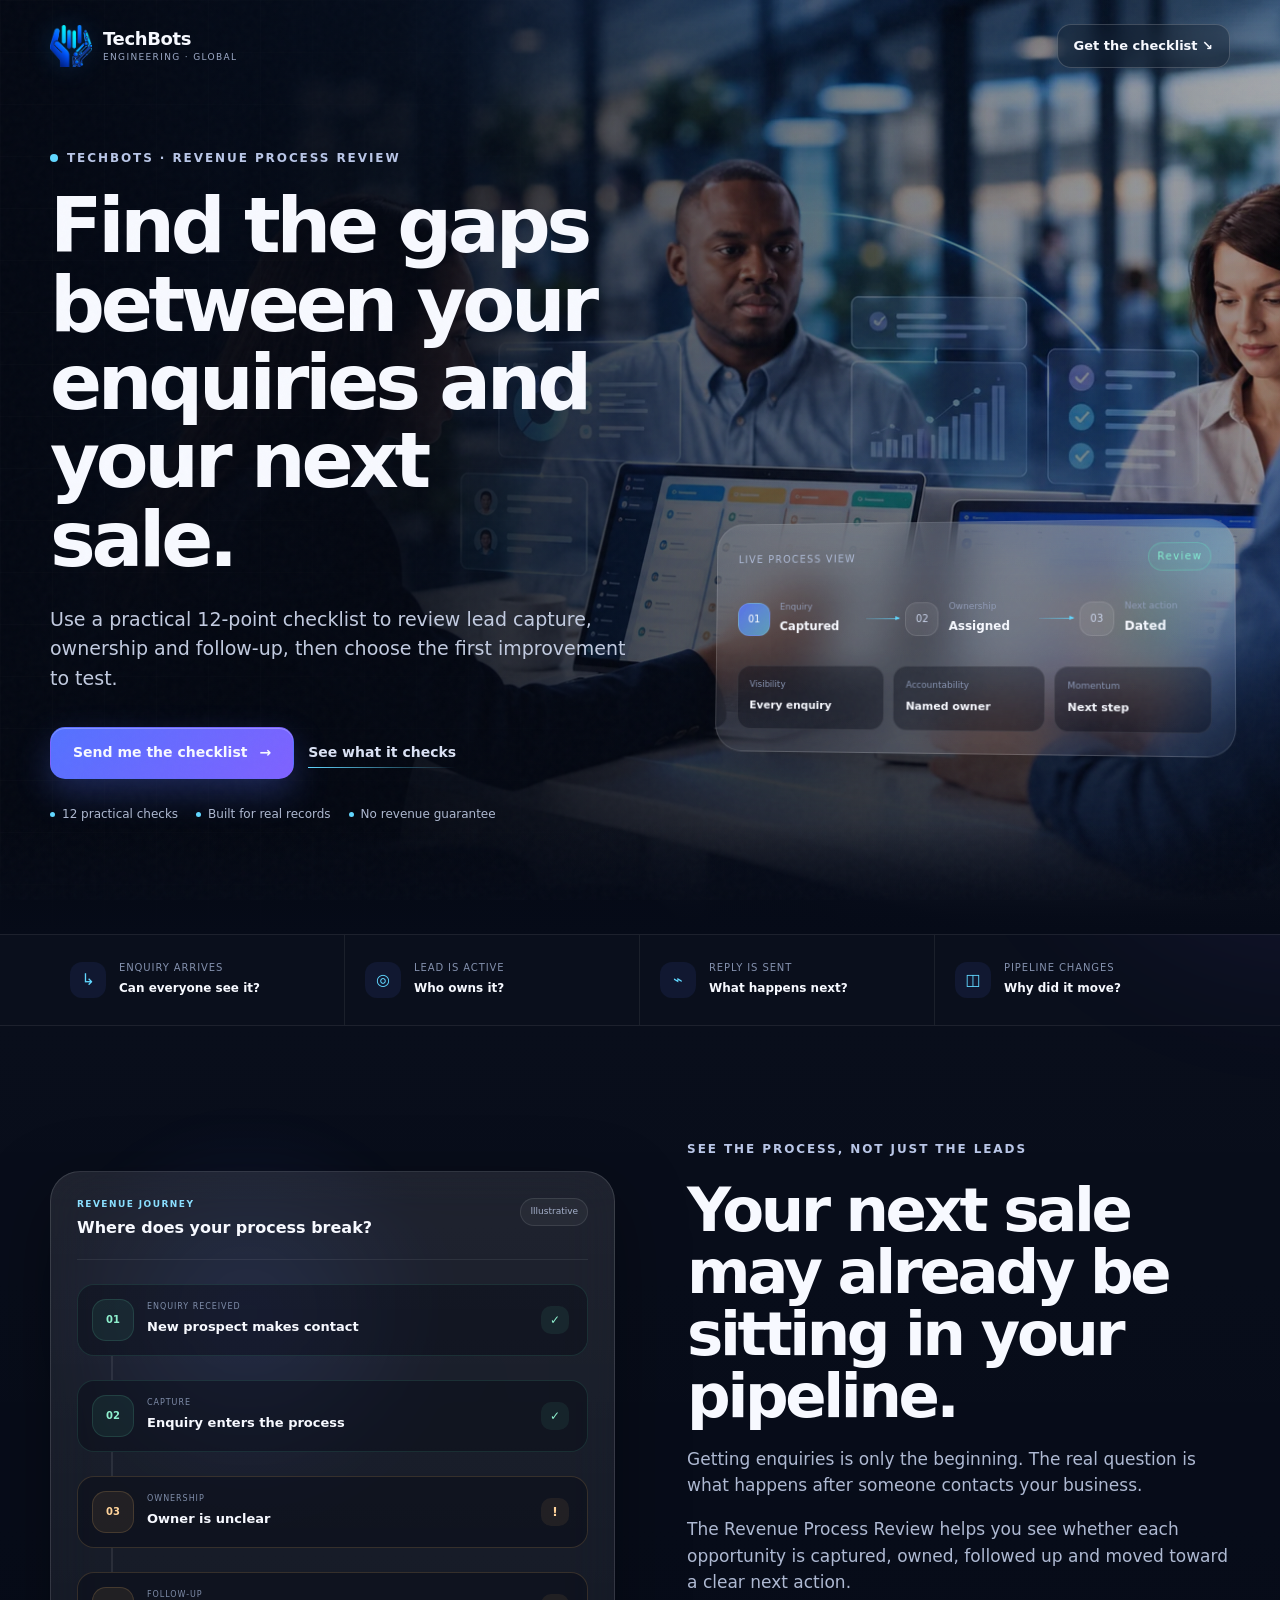
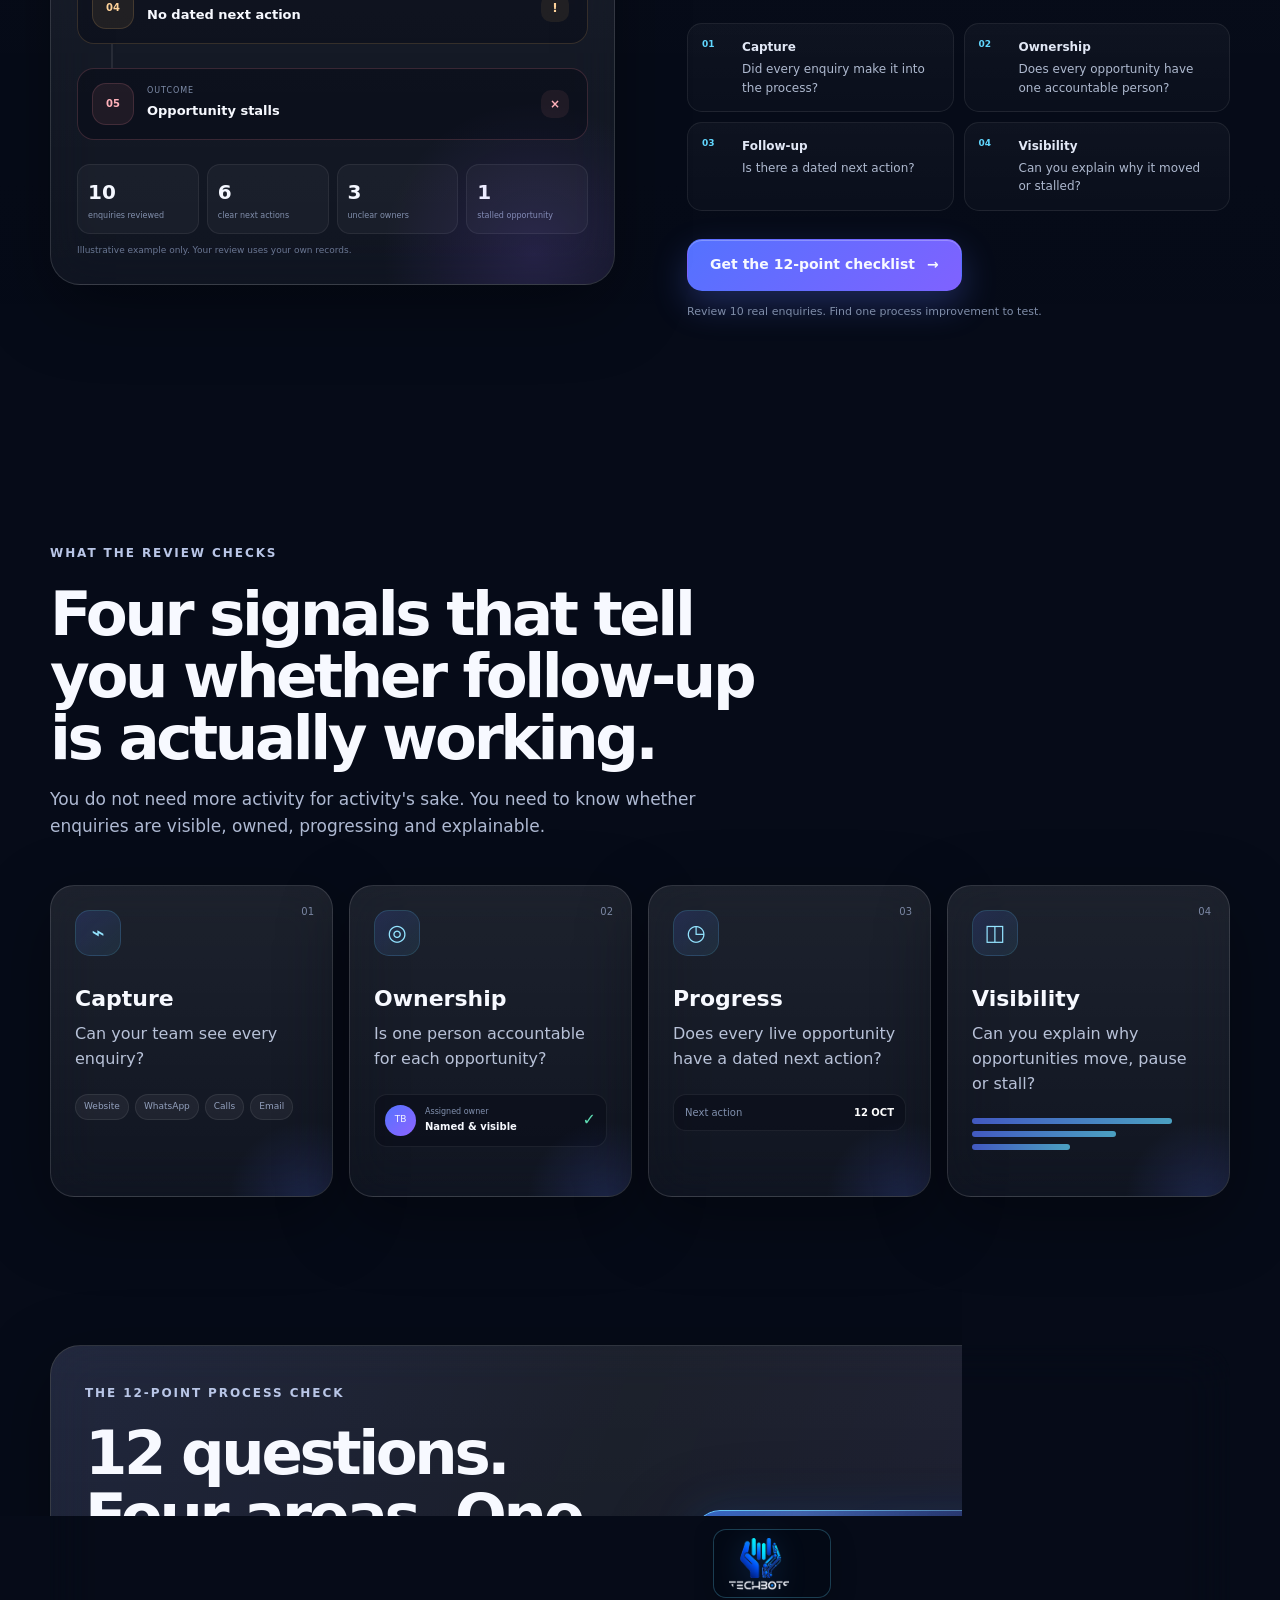
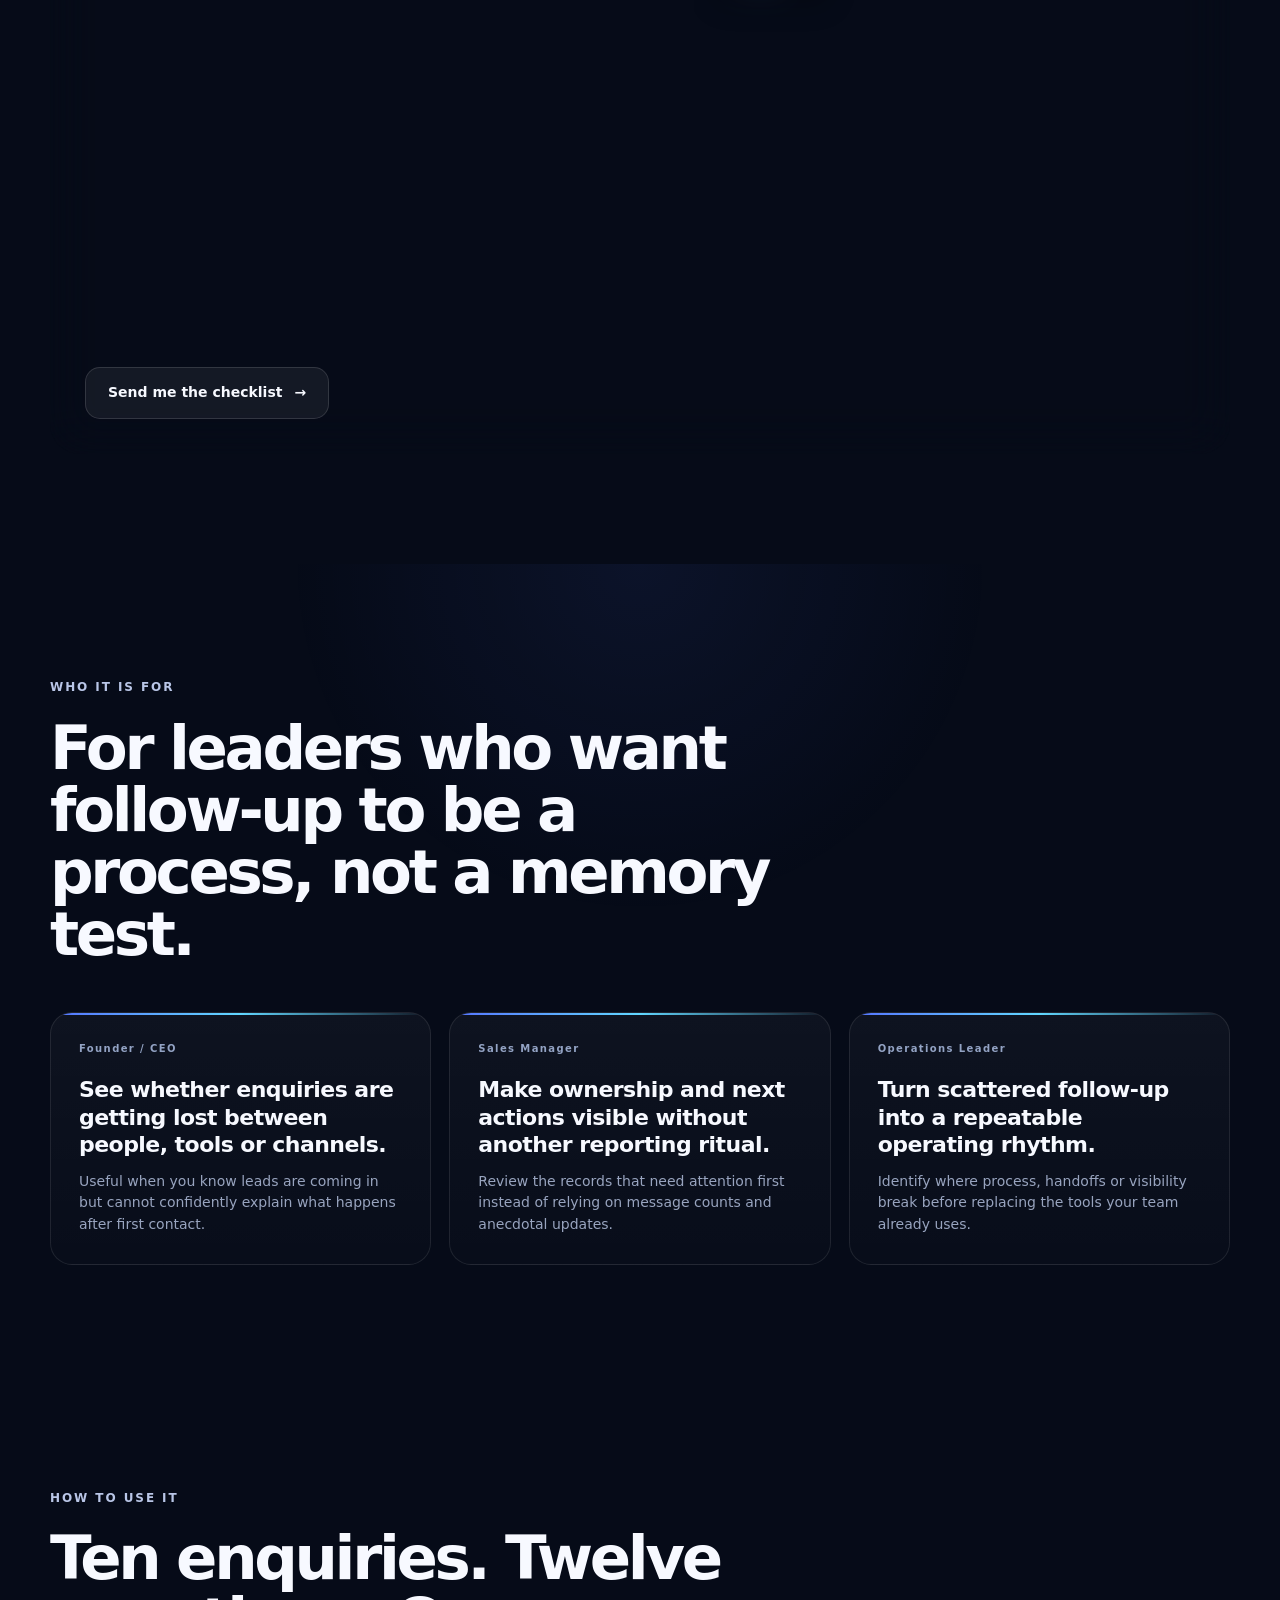
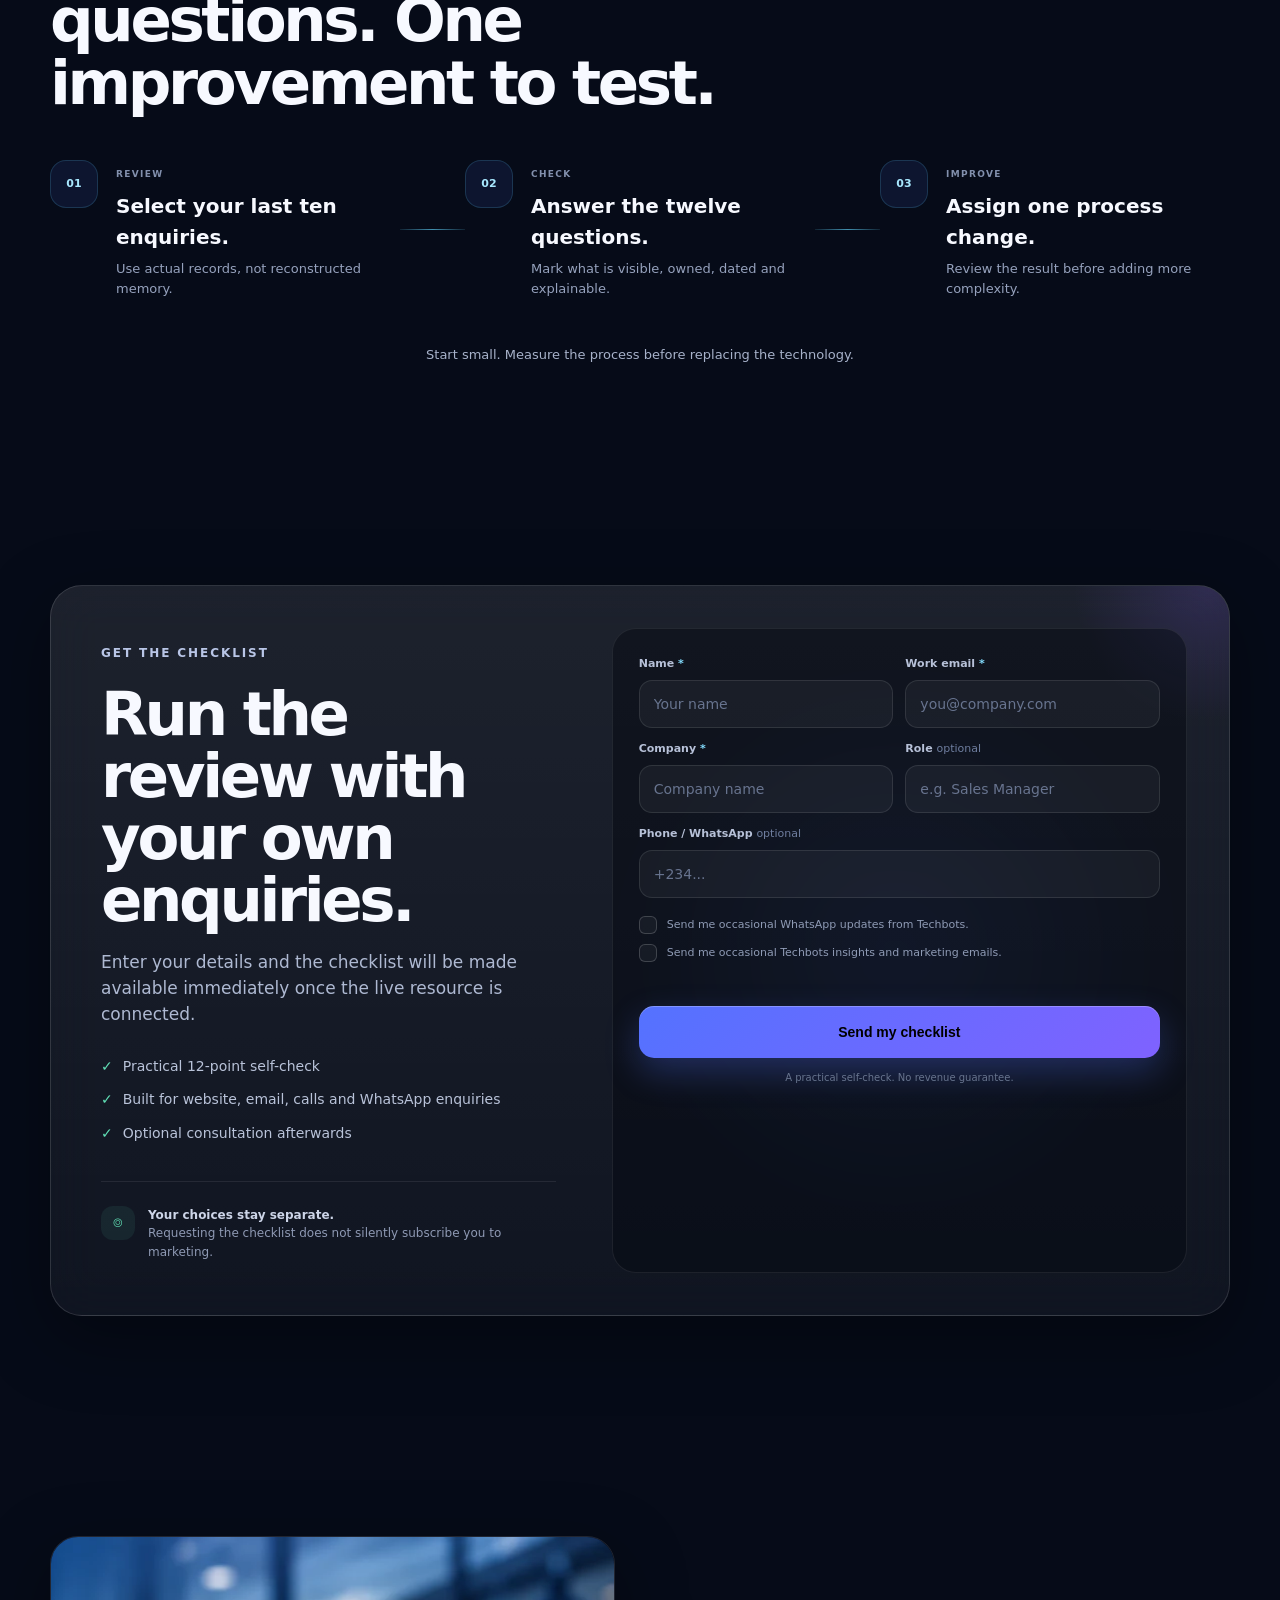
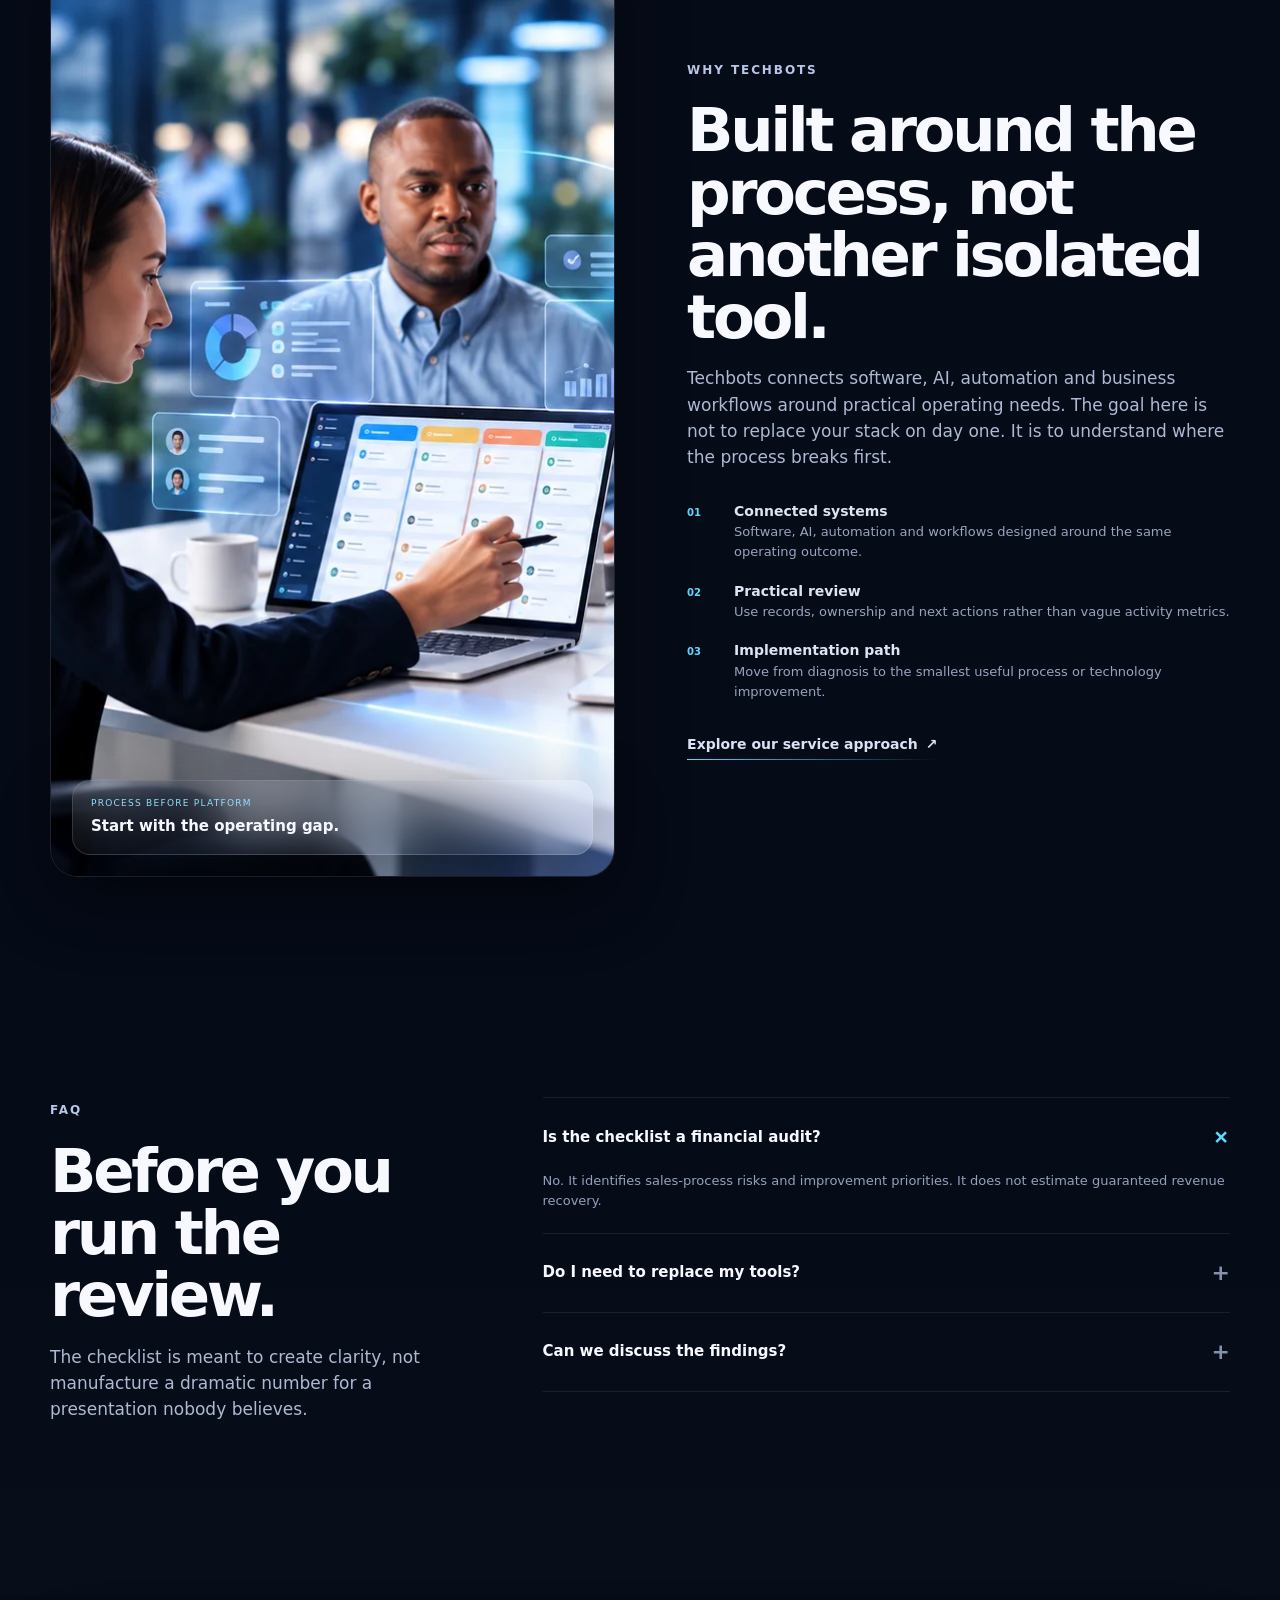
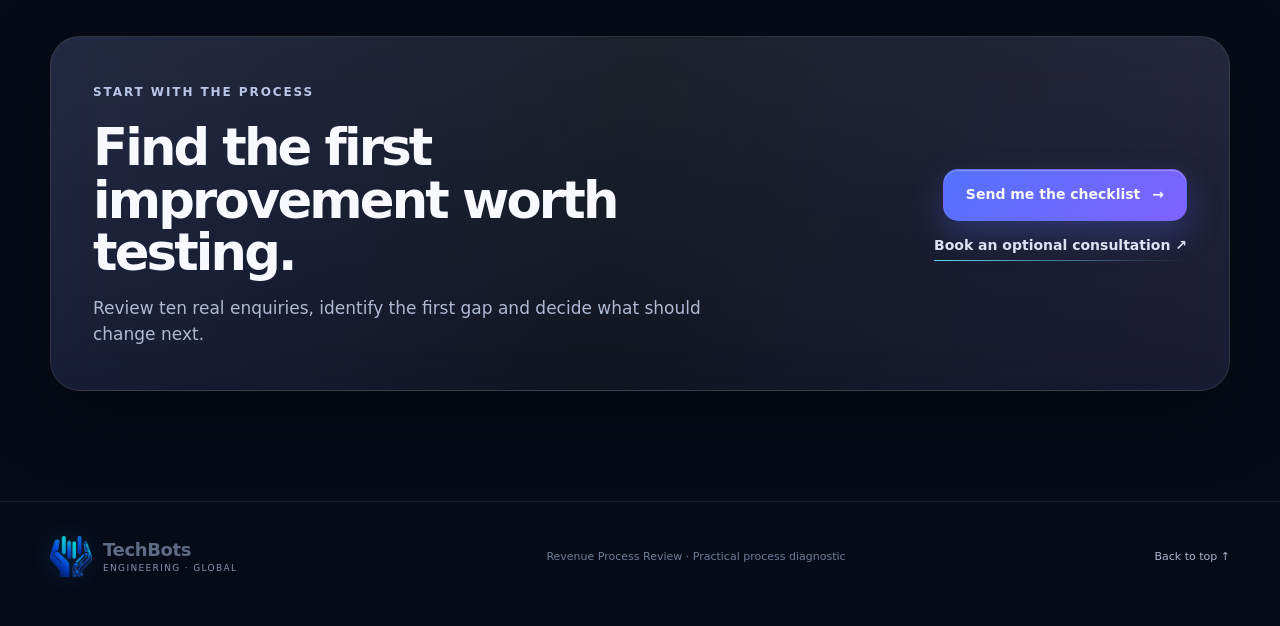
<file: index.html>
<!doctype html>
<html lang="en">
<head>
  <meta charset="utf-8" />
  <meta name="viewport" content="width=device-width,initial-scale=1,viewport-fit=cover" />
  <meta name="theme-color" content="#060b18" />
  <meta name="robots" content="noindex,nofollow" />
  <title>Revenue Process Review | Techbots</title>
  <meta name="description" content="Use Techbots' practical 12-point checklist to review lead capture, ownership, follow-up and sales-process visibility." />
  <meta property="og:title" content="Revenue Process Review | Techbots" />
  <meta property="og:description" content="Find the gaps between your enquiries and your next sale with a practical 12-point process checklist." />
  <meta property="og:type" content="website" />
  <link rel="preload" href="assets/hero-team.webp" as="image" type="image/webp" />
  <link rel="stylesheet" href="styles.css" />
</head>
<body>
  <a class="skip-link" href="#main">Skip to main content</a>

  <div class="noise" aria-hidden="true"></div>
  <div class="ambient ambient-one" aria-hidden="true"></div>
  <div class="ambient ambient-two" aria-hidden="true"></div>

  <header class="site-header" id="top">
    <div class="container header-inner">
      <a class="brand" href="https://teckbots.com/" aria-label="Techbots home">
        <span class="brand-mark official" aria-hidden="true"><img src="assets/techbots-symbol.png" alt="" /></span>
        <span class="brand-copy"><strong>TechBots</strong><small>ENGINEERING · GLOBAL</small></span>
      </a>
      <a class="header-cta" href="#checklist-form">Get the checklist <span aria-hidden="true">↘</span></a>
    </div>
  </header>

  <main id="main">
    <section class="hero section-pad">
      <div class="hero-image" aria-hidden="true"></div>
      <div class="hero-vignette" aria-hidden="true"></div>
      <div class="hero-grid" aria-hidden="true"></div>
      <div class="container hero-layout">
        <div class="hero-copy reveal">
          <div class="eyebrow"><span class="pulse-dot"></span> TECHBOTS · REVENUE PROCESS REVIEW</div>
          <h1>Find the gaps between your enquiries and your next sale.</h1>
          <p class="hero-sub">Use a practical 12-point checklist to review lead capture, ownership and follow-up, then choose the first improvement to test.</p>
          <div class="hero-actions">
            <a class="btn btn-primary" href="#checklist-form">Send me the checklist <span aria-hidden="true">→</span></a>
            <a class="text-link" href="#what-you-check">See what it checks</a>
          </div>
          <div class="microcopy-row" aria-label="Checklist details">
            <span>12 practical checks</span><span>Built for real records</span><span>No revenue guarantee</span>
          </div>
        </div>

        <div class="hero-orbit reveal delay-1" aria-label="Revenue process stages">
          <div class="orbit-card glass">
            <div class="orbit-topline">
              <span>LIVE PROCESS VIEW</span>
              <span class="status-pill">Review</span>
            </div>
            <div class="process-flow">
              <div class="flow-item active"><span class="flow-icon">01</span><div><small>Enquiry</small><strong>Captured</strong></div></div>
              <div class="flow-line"></div>
              <div class="flow-item"><span class="flow-icon">02</span><div><small>Ownership</small><strong>Assigned</strong></div></div>
              <div class="flow-line"></div>
              <div class="flow-item"><span class="flow-icon">03</span><div><small>Next action</small><strong>Dated</strong></div></div>
            </div>
            <div class="hero-kpi-grid">
              <div><small>Visibility</small><strong>Every enquiry</strong></div>
              <div><small>Accountability</small><strong>Named owner</strong></div>
              <div><small>Momentum</small><strong>Next step</strong></div>
            </div>
          </div>
        </div>
      </div>
      <div class="hero-bottom-fade" aria-hidden="true"></div>
    </section>

    <section class="problem-strip" aria-label="Common process gaps">
      <div class="container strip-grid">
        <div class="strip-item"><span class="strip-icon">↳</span><div><small>Enquiry arrives</small><strong>Can everyone see it?</strong></div></div>
        <div class="strip-item"><span class="strip-icon">◎</span><div><small>Lead is active</small><strong>Who owns it?</strong></div></div>
        <div class="strip-item"><span class="strip-icon">⌁</span><div><small>Reply is sent</small><strong>What happens next?</strong></div></div>
        <div class="strip-item"><span class="strip-icon">◫</span><div><small>Pipeline changes</small><strong>Why did it move?</strong></div></div>
      </div>
    </section>

    <section class="section-pad diagnostic-section" id="process-diagnostic">
      <div class="container diagnostic-layout">
        <div class="diagnostic-visual glass reveal" aria-label="Illustrative revenue journey showing common process gaps">
          <div class="diagnostic-topline">
            <div>
              <span class="diag-kicker">REVENUE JOURNEY</span>
              <strong>Where does your process break?</strong>
            </div>
            <span class="diag-status">Illustrative</span>
          </div>

          <div class="journey-stack">
            <div class="journey-node node-good">
              <span class="journey-icon">01</span>
              <div><small>ENQUIRY RECEIVED</small><strong>New prospect makes contact</strong></div>
              <i>✓</i>
            </div>
            <div class="journey-line line-good"><span></span></div>

            <div class="journey-node node-good">
              <span class="journey-icon">02</span>
              <div><small>CAPTURE</small><strong>Enquiry enters the process</strong></div>
              <i>✓</i>
            </div>
            <div class="journey-line line-warning"><span></span></div>

            <div class="journey-node node-warning">
              <span class="journey-icon">03</span>
              <div><small>OWNERSHIP</small><strong>Owner is unclear</strong></div>
              <i>!</i>
            </div>
            <div class="journey-line line-warning"><span></span></div>

            <div class="journey-node node-warning">
              <span class="journey-icon">04</span>
              <div><small>FOLLOW-UP</small><strong>No dated next action</strong></div>
              <i>!</i>
            </div>
            <div class="journey-line line-stall"><span></span></div>

            <div class="journey-node node-stall">
              <span class="journey-icon">05</span>
              <div><small>OUTCOME</small><strong>Opportunity stalls</strong></div>
              <i>×</i>
            </div>
          </div>

          <div class="process-metrics">
            <div><span>10</span><small>enquiries reviewed</small></div>
            <div><span>6</span><small>clear next actions</small></div>
            <div><span>3</span><small>unclear owners</small></div>
            <div><span>1</span><small>stalled opportunity</small></div>
          </div>
          <p class="illustrative-note">Illustrative example only. Your review uses your own records.</p>
        </div>

        <div class="diagnostic-copy reveal delay-1">
          <div class="eyebrow">SEE THE PROCESS, NOT JUST THE LEADS</div>
          <h2>Your next sale may already be sitting in your pipeline.</h2>
          <p>Getting enquiries is only the beginning. The real question is what happens after someone contacts your business.</p>
          <p>The Revenue Process Review helps you see whether each opportunity is captured, owned, followed up and moved toward a clear next action.</p>

          <div class="diagnostic-checks">
            <div><span>01</span><p><strong>Capture</strong> Did every enquiry make it into the process?</p></div>
            <div><span>02</span><p><strong>Ownership</strong> Does every opportunity have one accountable person?</p></div>
            <div><span>03</span><p><strong>Follow-up</strong> Is there a dated next action?</p></div>
            <div><span>04</span><p><strong>Visibility</strong> Can you explain why it moved or stalled?</p></div>
          </div>

          <a class="btn btn-primary" href="#checklist-form">Get the 12-point checklist <span aria-hidden="true">→</span></a>
          <p class="diagnostic-micro">Review 10 real enquiries. Find one process improvement to test.</p>
        </div>
      </div>
    </section>

    <section class="section-pad" id="what-you-check">
      <div class="container">
        <div class="section-heading reveal">
          <div class="eyebrow">WHAT THE REVIEW CHECKS</div>
          <h2>Four signals that tell you whether follow-up is actually working.</h2>
          <p>You do not need more activity for activity's sake. You need to know whether enquiries are visible, owned, progressing and explainable.</p>
        </div>
        <div class="check-grid">
          <article class="check-card glass reveal">
            <span class="card-number">01</span>
            <div class="icon-shell">⌁</div>
            <h3>Capture</h3>
            <p>Can your team see every enquiry?</p>
            <div class="tag-row"><span>Website</span><span>WhatsApp</span><span>Calls</span><span>Email</span></div>
          </article>
          <article class="check-card glass reveal delay-1">
            <span class="card-number">02</span>
            <div class="icon-shell">◎</div>
            <h3>Ownership</h3>
            <p>Is one person accountable for each opportunity?</p>
            <div class="mini-owner"><span class="avatar">TB</span><span><small>Assigned owner</small><strong>Named & visible</strong></span><i>✓</i></div>
          </article>
          <article class="check-card glass reveal delay-2">
            <span class="card-number">03</span>
            <div class="icon-shell">◷</div>
            <h3>Progress</h3>
            <p>Does every live opportunity have a dated next action?</p>
            <div class="mini-date"><span>Next action</span><strong>12 OCT</strong></div>
          </article>
          <article class="check-card glass reveal delay-3">
            <span class="card-number">04</span>
            <div class="icon-shell">◫</div>
            <h3>Visibility</h3>
            <p>Can you explain why opportunities move, pause or stall?</p>
            <div class="mini-bars"><i style="--w:86%"></i><i style="--w:62%"></i><i style="--w:42%"></i></div>
          </article>
        </div>
      </div>
    </section>

    <section class="section-pad checklist-compact-section">
      <div class="container checklist-compact glass reveal">
        <div class="checklist-copy">
          <div class="eyebrow">THE 12-POINT PROCESS CHECK</div>
          <h2>12 questions. Four areas. One clearer process.</h2>
          <p>Use the checklist against your last ten enquiries. Answer from actual records, not memory, then choose the first gap worth fixing.</p>
          <div class="checklist-pill-row">
            <span>Capture</span><span>Ownership</span><span>Progress</span><span>Visibility</span>
          </div>
          <div class="sample-questions compact-questions">
            <div><span>01</span><p>Can you identify every enquiry received during the review period?</p></div>
            <div><span>02</span><p>Does every open opportunity have a named owner?</p></div>
            <div><span>03</span><p>Does every active opportunity have a dated next action?</p></div>
          </div>
          <a class="btn btn-secondary" href="#checklist-form">Send me the checklist <span aria-hidden="true">→</span></a>
        </div>
        <div class="checklist-art crm-art">
          <div class="glow-ring" aria-hidden="true"></div>
          <div class="crm-visual-frame">
            <div class="crm-brand official-logo" aria-label="Techbots">
              <img src="assets/techbots-logo-light.png" alt="Techbots" />
            </div>
            <img src="assets/crm-techbots.webp" alt="CRM workflow and customer relationship technology visual" width="1183" height="887" loading="lazy" />
            <span class="crm-visual-shine" aria-hidden="true"></span>
          </div>
        </div>
      </div>
    </section>

    <section class="section-pad role-section">
      <div class="container">
        <div class="section-heading reveal">
          <div class="eyebrow">WHO IT IS FOR</div>
          <h2>For leaders who want follow-up to be a process, not a memory test.</h2>
        </div>
        <div class="role-grid">
          <article class="role-card reveal">
            <div class="role-label">Founder / CEO</div>
            <h3>See whether enquiries are getting lost between people, tools or channels.</h3>
            <p>Useful when you know leads are coming in but cannot confidently explain what happens after first contact.</p>
          </article>
          <article class="role-card reveal delay-1">
            <div class="role-label">Sales Manager</div>
            <h3>Make ownership and next actions visible without another reporting ritual.</h3>
            <p>Review the records that need attention first instead of relying on message counts and anecdotal updates.</p>
          </article>
          <article class="role-card reveal delay-2">
            <div class="role-label">Operations Leader</div>
            <h3>Turn scattered follow-up into a repeatable operating rhythm.</h3>
            <p>Identify where process, handoffs or visibility break before replacing the tools your team already uses.</p>
          </article>
        </div>
      </div>
    </section>

    <section class="section-pad steps-section">
      <div class="container">
        <div class="section-heading reveal">
          <div class="eyebrow">HOW TO USE IT</div>
          <h2>Ten enquiries. Twelve questions. One improvement to test.</h2>
        </div>
        <div class="steps-track reveal">
          <article class="step">
            <span>01</span><div><small>REVIEW</small><h3>Select your last ten enquiries.</h3><p>Use actual records, not reconstructed memory.</p></div>
          </article>
          <div class="step-connector" aria-hidden="true"></div>
          <article class="step">
            <span>02</span><div><small>CHECK</small><h3>Answer the twelve questions.</h3><p>Mark what is visible, owned, dated and explainable.</p></div>
          </article>
          <div class="step-connector" aria-hidden="true"></div>
          <article class="step">
            <span>03</span><div><small>IMPROVE</small><h3>Assign one process change.</h3><p>Review the result before adding more complexity.</p></div>
          </article>
        </div>
        <p class="steps-note reveal">Start small. Measure the process before replacing the technology.</p>
      </div>
    </section>

    <section class="section-pad form-section" id="checklist-form">
      <div class="container form-shell glass reveal">
        <div class="form-copy">
          <div class="eyebrow">GET THE CHECKLIST</div>
          <h2>Run the review with your own enquiries.</h2>
          <p>Enter your details and the checklist will be made available immediately once the live resource is connected.</p>
          <ul class="value-list">
            <li><span>✓</span> Practical 12-point self-check</li>
            <li><span>✓</span> Built for website, email, calls and WhatsApp enquiries</li>
            <li><span>✓</span> Optional consultation afterwards</li>
          </ul>
          <div class="form-trust-note">
            <span class="lock-icon">⌾</span>
            <p><strong>Your choices stay separate.</strong><br />Requesting the checklist does not silently subscribe you to marketing.</p>
          </div>
        </div>

        <div class="form-panel">
          <form id="leadForm" novalidate>
            <div class="field-grid two-col">
              <div class="field"><label for="name">Name <span>*</span></label><input id="name" name="name" type="text" autocomplete="name" required placeholder="Your name" /></div>
              <div class="field"><label for="email">Work email <span>*</span></label><input id="email" name="email" type="email" autocomplete="email" required placeholder="you@company.com" /></div>
            </div>
            <div class="field-grid two-col">
              <div class="field"><label for="company">Company <span>*</span></label><input id="company" name="company" type="text" autocomplete="organization" required placeholder="Company name" /></div>
              <div class="field"><label for="role">Role <em>optional</em></label><input id="role" name="role" type="text" autocomplete="organization-title" placeholder="e.g. Sales Manager" /></div>
            </div>
            <div class="field"><label for="phone">Phone / WhatsApp <em>optional</em></label><input id="phone" name="phone" type="tel" autocomplete="tel" inputmode="tel" placeholder="+234..." /></div>

            <div class="consents">
              <label class="check-label"><input type="checkbox" name="whatsapp_consent" value="true" /><span class="custom-check" aria-hidden="true"></span><span>Send me occasional WhatsApp updates from Techbots.</span></label>
              <label class="check-label"><input type="checkbox" name="email_marketing_consent" value="true" /><span class="custom-check" aria-hidden="true"></span><span>Send me occasional Techbots insights and marketing emails.</span></label>
            </div>

            <div id="formError" class="form-message error" role="alert" aria-live="polite"></div>
            <button class="btn btn-primary submit-btn" type="submit"><span class="btn-label">Send my checklist</span><span class="spinner" aria-hidden="true"></span></button>
            <p class="form-legal">A practical self-check. No revenue guarantee. <a id="privacyLink" href="#" hidden>Privacy policy</a></p>
          </form>

          <div class="success-panel" id="successPanel" hidden tabindex="-1">
            <div class="success-icon">✓</div>
            <div class="eyebrow">REQUEST RECEIVED</div>
            <h3>Your checklist is ready.</h3>
            <p>Download it below. If you requested email delivery, check your inbox shortly.</p>
            <div class="success-actions">
              <a id="downloadChecklist" class="btn btn-primary" href="#" aria-disabled="true">Download checklist <span aria-hidden="true">↓</span></a>
              <a id="bookConsultation" class="btn btn-secondary" href="#" target="_blank" rel="noopener">Book an optional consultation <span aria-hidden="true">↗</span></a>
            </div>
            <p class="preview-warning" id="previewWarning">Preview mode is on. Connect the final PDF and form endpoint before public launch.</p>
          </div>
        </div>
      </div>
    </section>

    <section class="section-pad why-section">
      <div class="container why-layout">
        <div class="why-visual reveal">
          <img src="assets/hero-team.webp" alt="Business team reviewing sales and workflow dashboards in a modern office" width="1672" height="941" loading="lazy" />
          <div class="why-overlay glass"><small>PROCESS BEFORE PLATFORM</small><strong>Start with the operating gap.</strong></div>
        </div>
        <div class="why-copy reveal delay-1">
          <div class="eyebrow">WHY TECHBOTS</div>
          <h2>Built around the process, not another isolated tool.</h2>
          <p>Techbots connects software, AI, automation and business workflows around practical operating needs. The goal here is not to replace your stack on day one. It is to understand where the process breaks first.</p>
          <div class="why-points">
            <div><span>01</span><p><strong>Connected systems</strong><br />Software, AI, automation and workflows designed around the same operating outcome.</p></div>
            <div><span>02</span><p><strong>Practical review</strong><br />Use records, ownership and next actions rather than vague activity metrics.</p></div>
            <div><span>03</span><p><strong>Implementation path</strong><br />Move from diagnosis to the smallest useful process or technology improvement.</p></div>
          </div>
          <a id="servicesLink" class="text-link arrow-link" href="https://teckbots.com/services/" target="_blank" rel="noopener">Explore our service approach <span aria-hidden="true">↗</span></a>
        </div>
      </div>
    </section>

    <section class="section-pad faq-section">
      <div class="container faq-layout">
        <div class="section-heading reveal">
          <div class="eyebrow">FAQ</div>
          <h2>Before you run the review.</h2>
          <p>The checklist is meant to create clarity, not manufacture a dramatic number for a presentation nobody believes.</p>
        </div>
        <div class="accordion reveal delay-1">
          <details open><summary>Is the checklist a financial audit?<span>+</span></summary><p>No. It identifies sales-process risks and improvement priorities. It does not estimate guaranteed revenue recovery.</p></details>
          <details><summary>Do I need to replace my tools?<span>+</span></summary><p>No. Start by reviewing your existing process and records. Technology changes should follow a clearly identified operating need.</p></details>
          <details><summary>Can we discuss the findings?<span>+</span></summary><p>Yes. After the checklist is delivered, you can use the optional consultation link to discuss what you found.</p></details>
        </div>
      </div>
    </section>

    <section class="final-cta section-pad">
      <div class="container final-card glass reveal">
        <div>
          <div class="eyebrow">START WITH THE PROCESS</div>
          <h2>Find the first improvement worth testing.</h2>
          <p>Review ten real enquiries, identify the first gap and decide what should change next.</p>
        </div>
        <div class="final-actions">
          <a class="btn btn-primary" href="#checklist-form">Send me the checklist <span aria-hidden="true">→</span></a>
          <a id="finalConsultation" class="text-link" href="#" target="_blank" rel="noopener">Book an optional consultation ↗</a>
        </div>
      </div>
    </section>
  </main>

  <footer class="site-footer">
    <div class="container footer-inner">
      <div class="brand footer-brand">
        <span class="brand-mark official" aria-hidden="true"><img src="assets/techbots-symbol.png" alt="" /></span>
        <span class="brand-copy"><strong>TechBots</strong><small>ENGINEERING · GLOBAL</small></span>
      </div>
      <p>Revenue Process Review · Practical process diagnostic</p>
      <a href="#top">Back to top ↑</a>
    </div>
  </footer>

  <div class="mobile-sticky" id="mobileSticky"><a href="#checklist-form">Get the checklist <span>→</span></a></div>

  <script src="config.js"></script>
  <script src="app.js"></script>
</body>
</html>
</file>
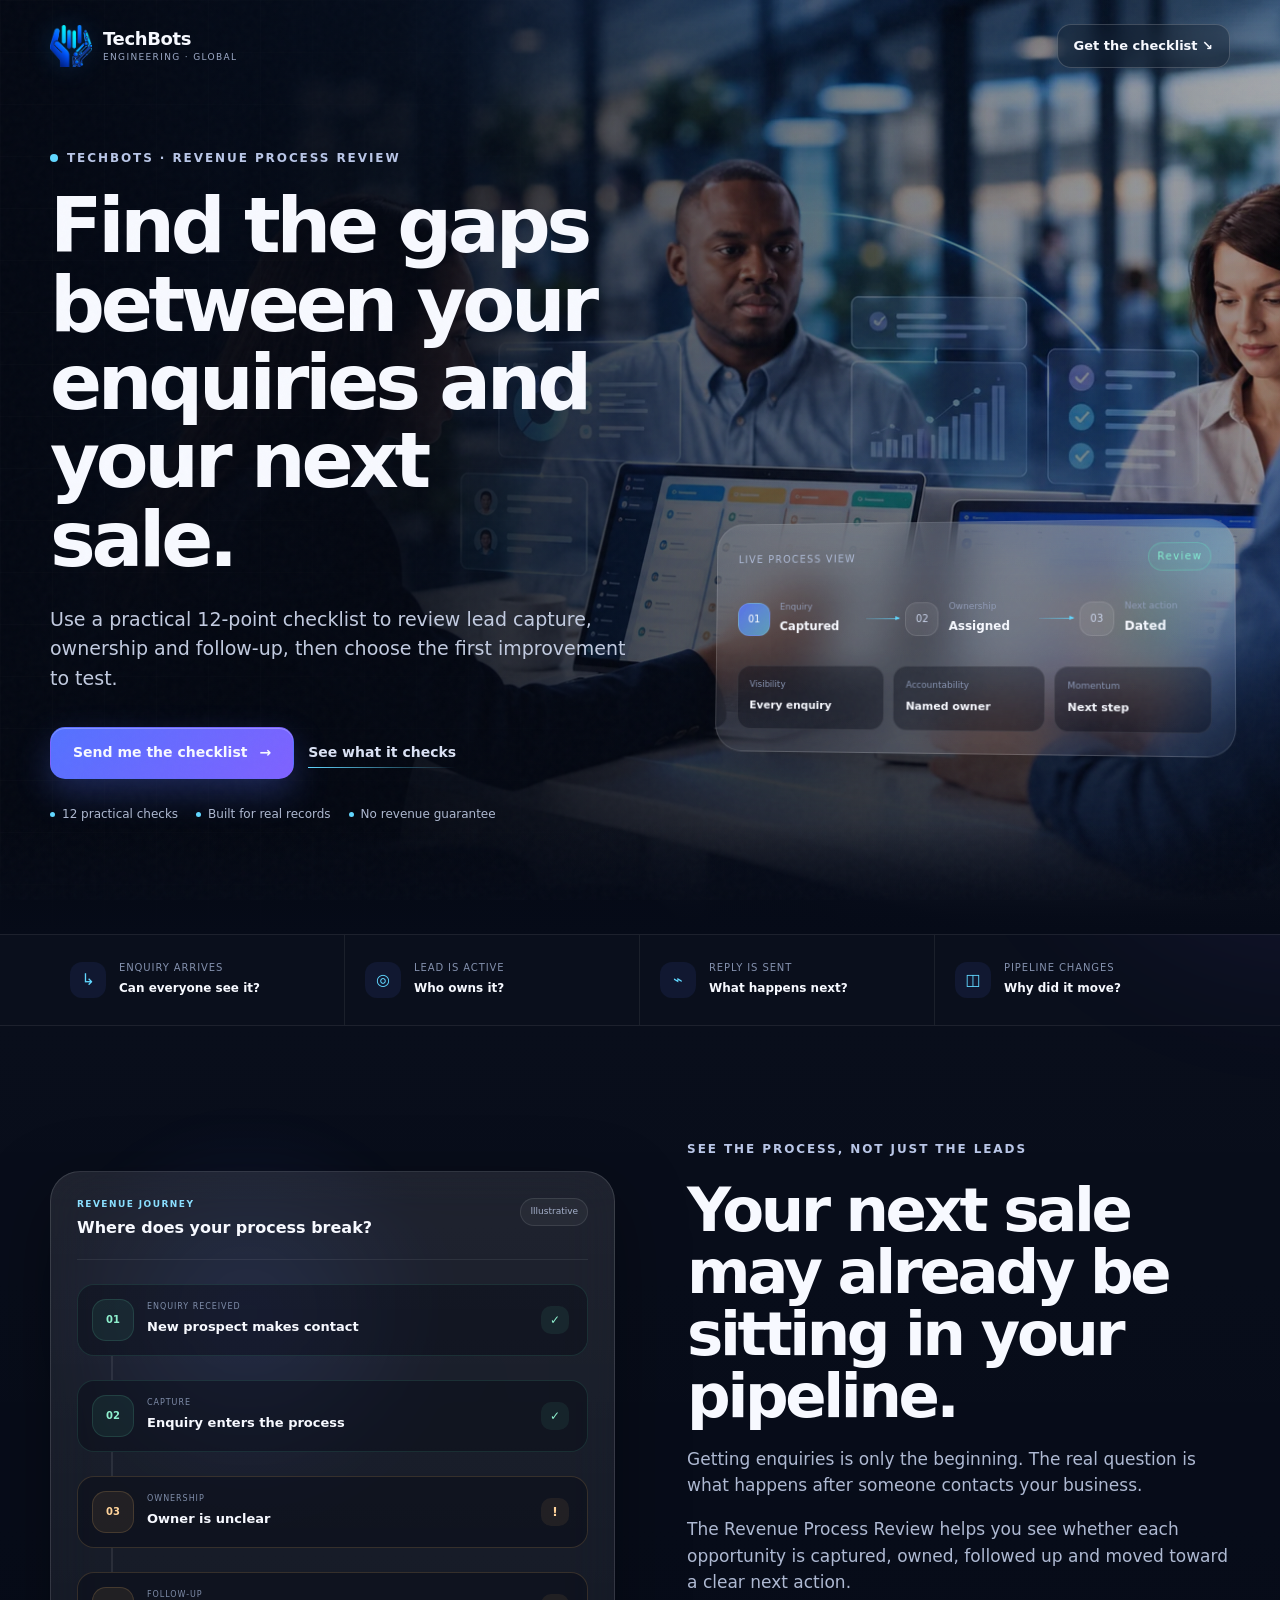
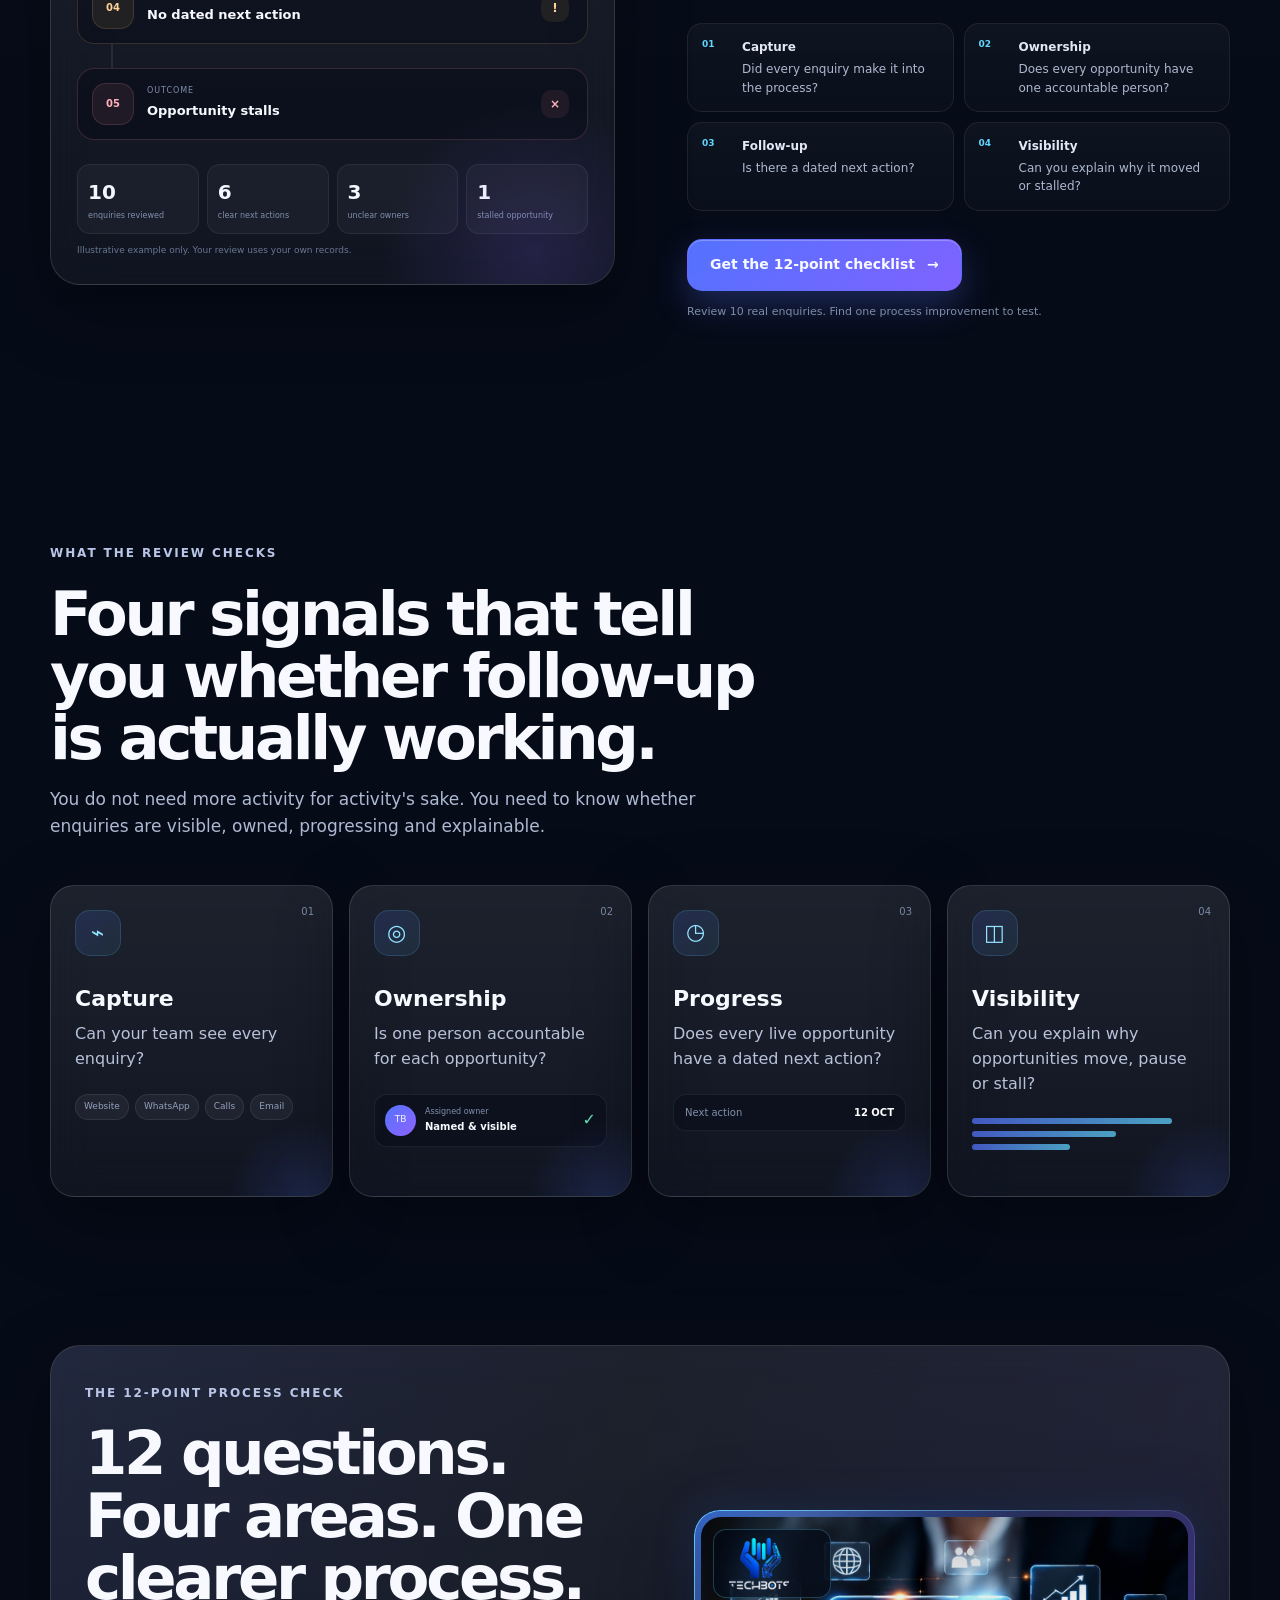
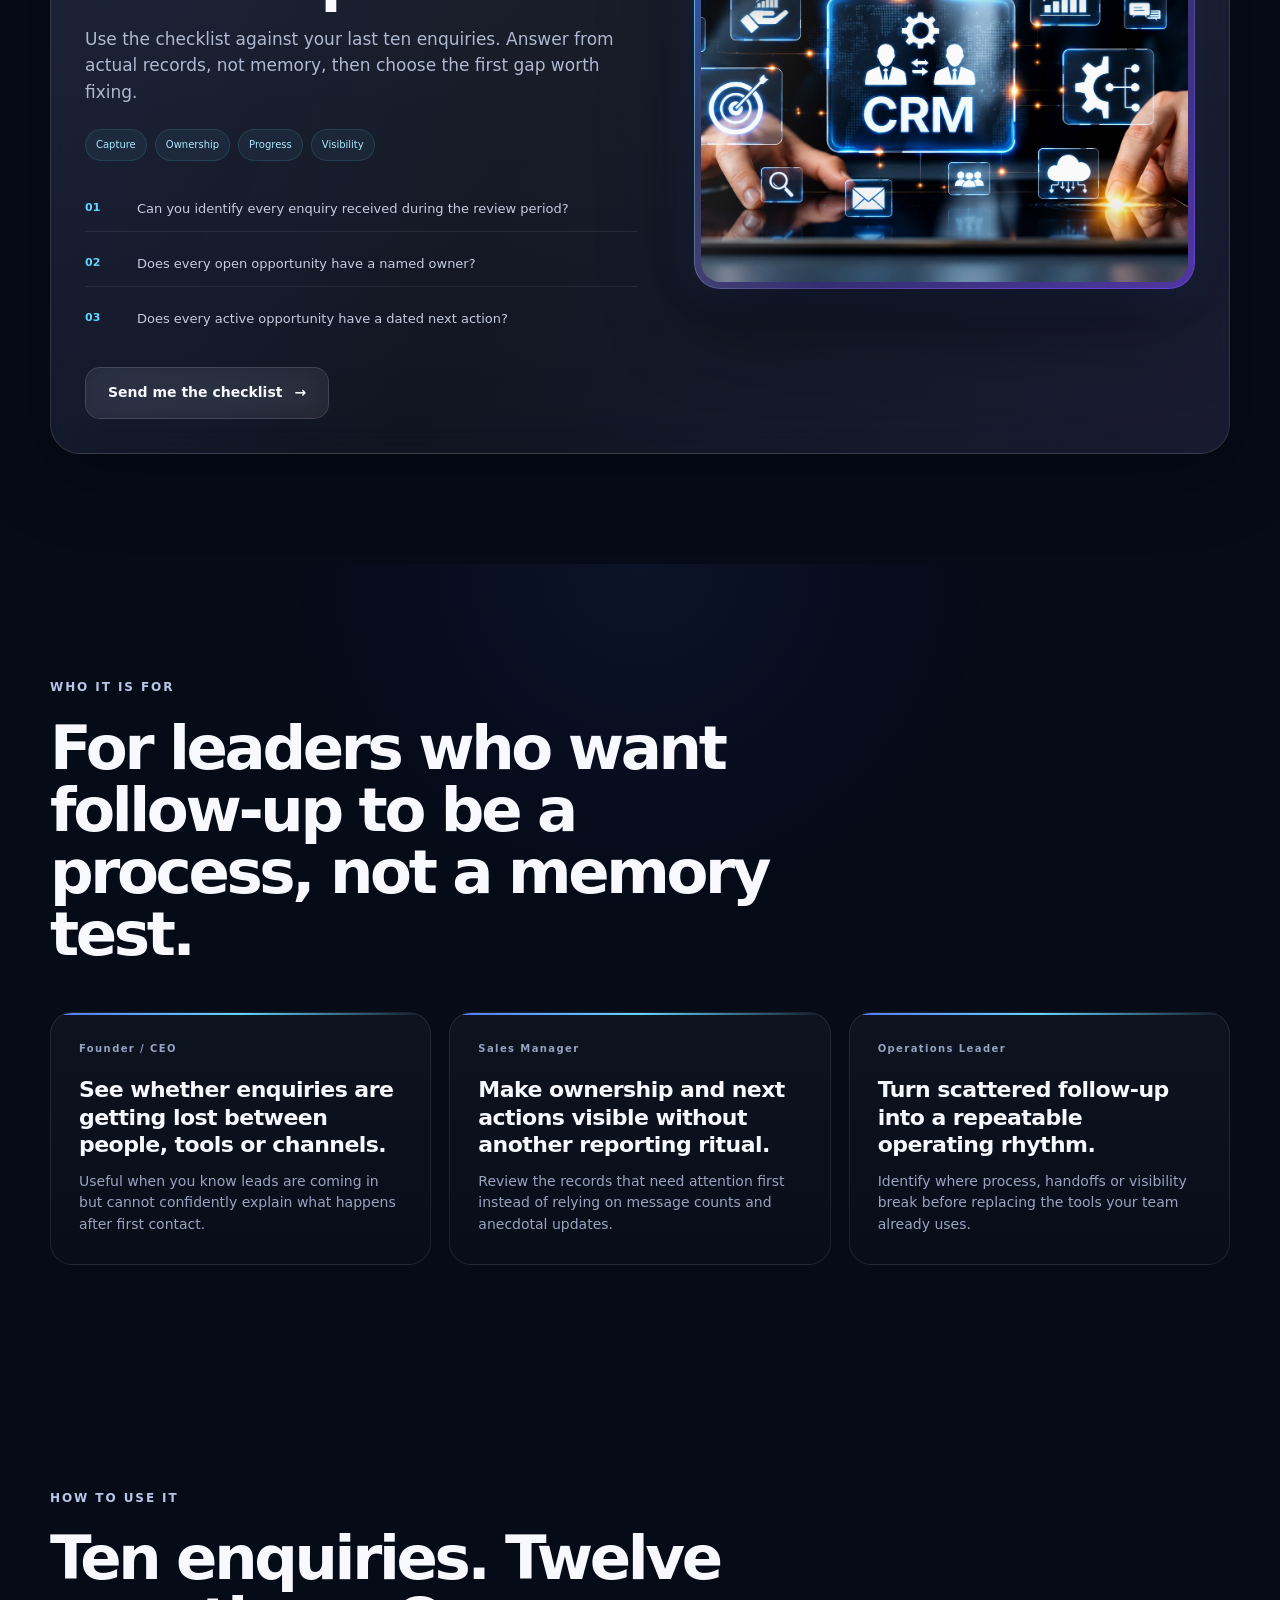
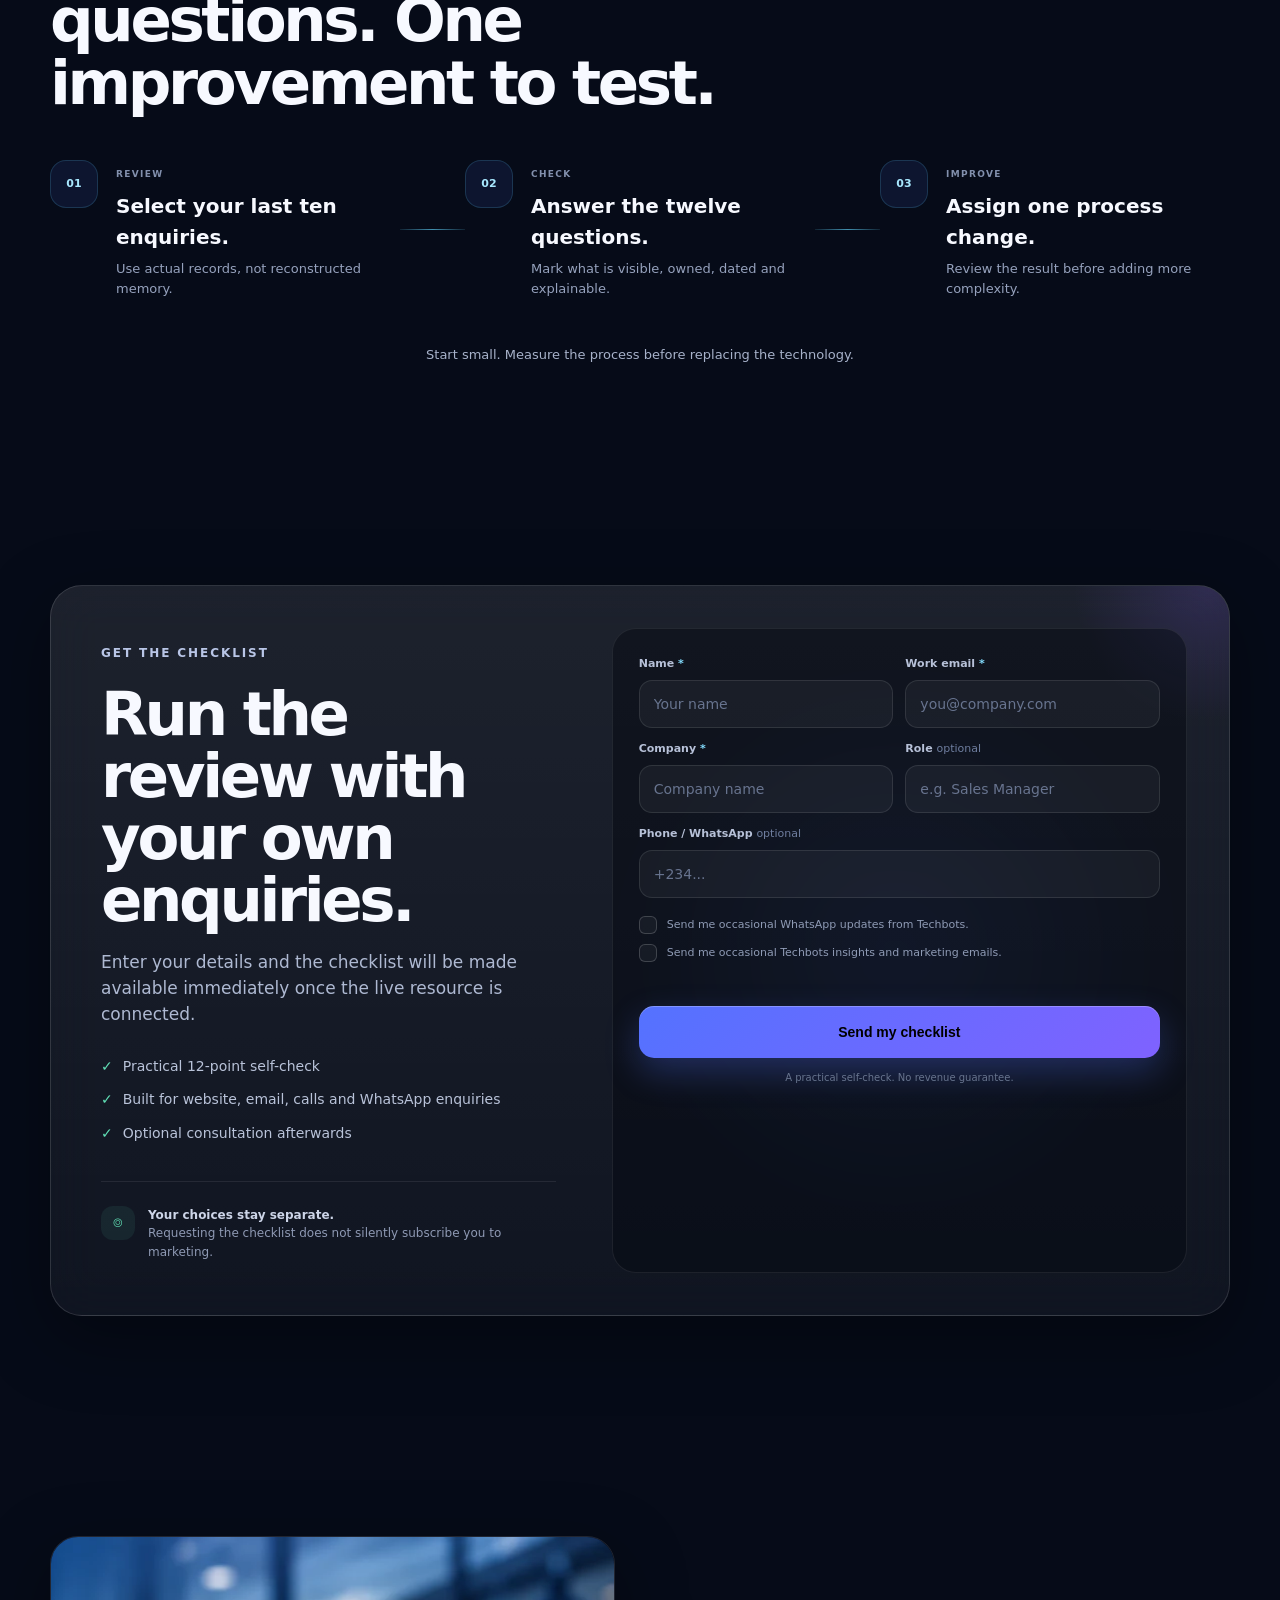
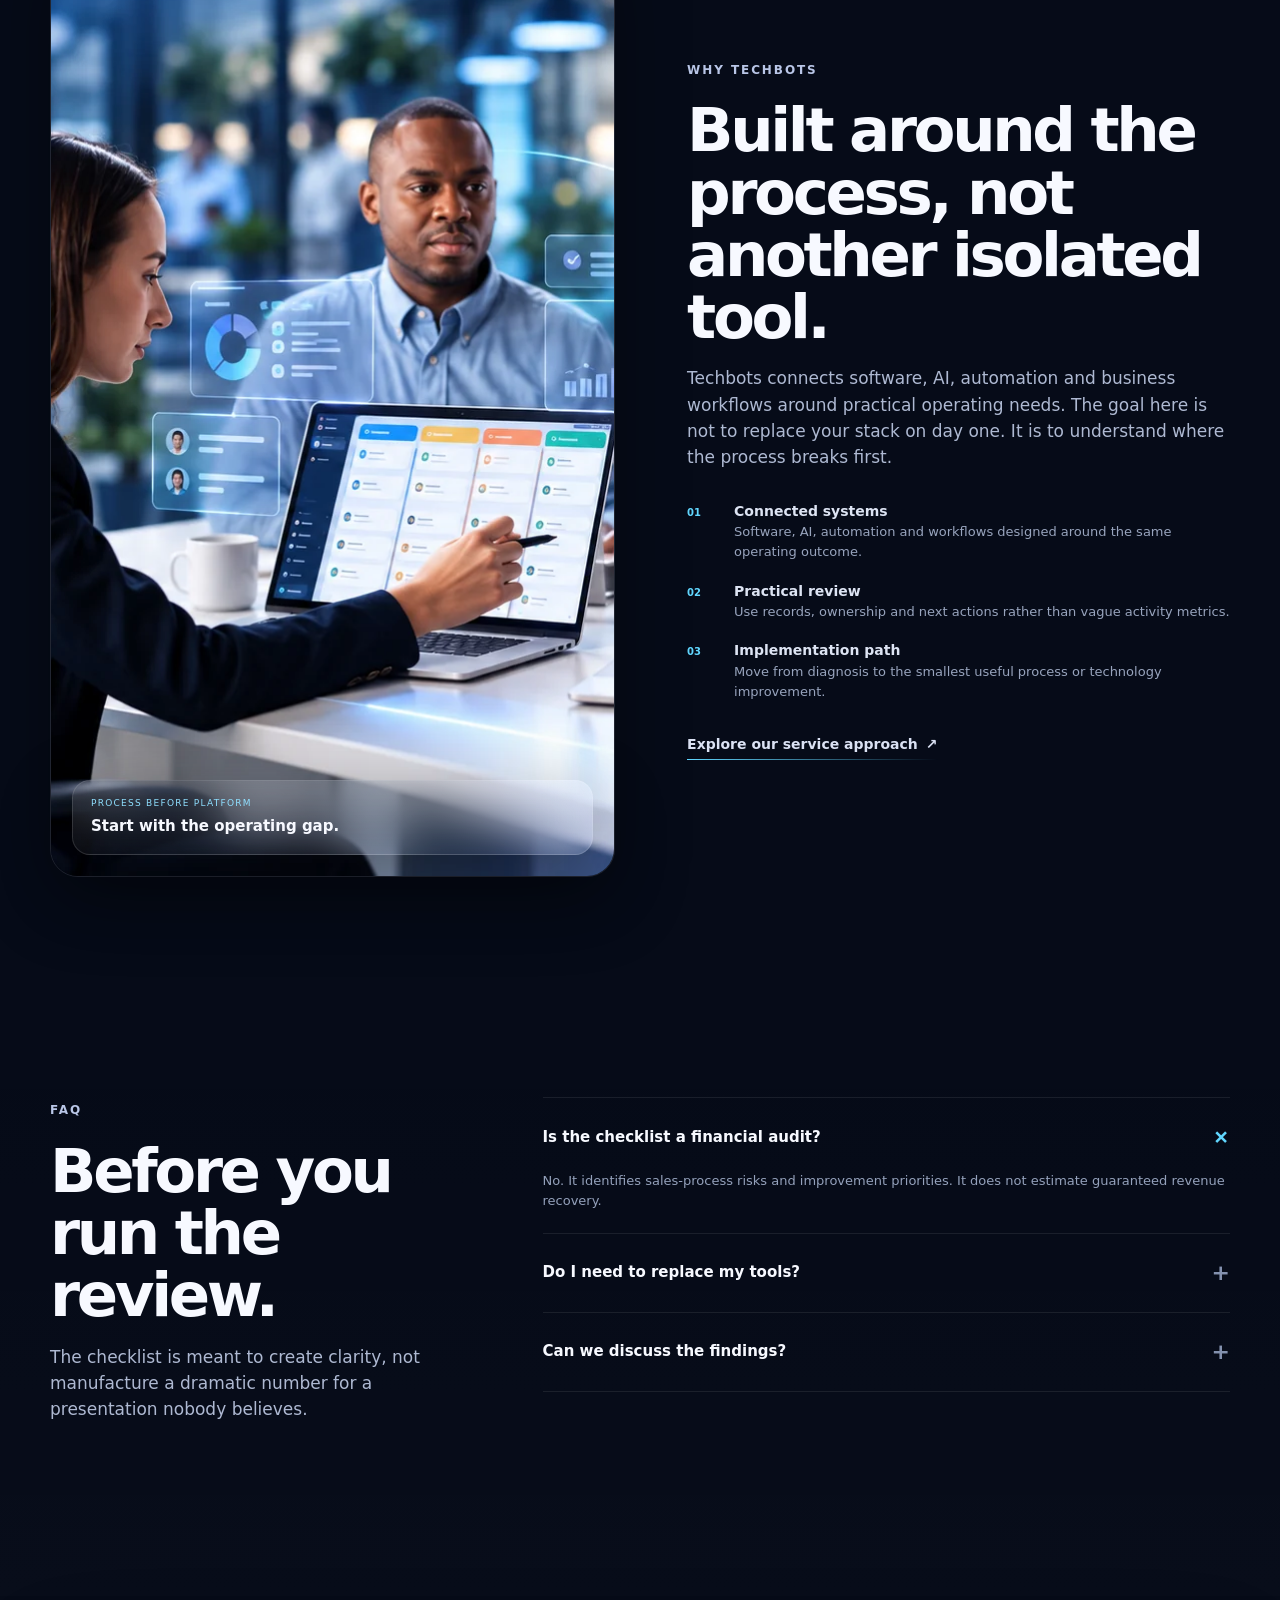
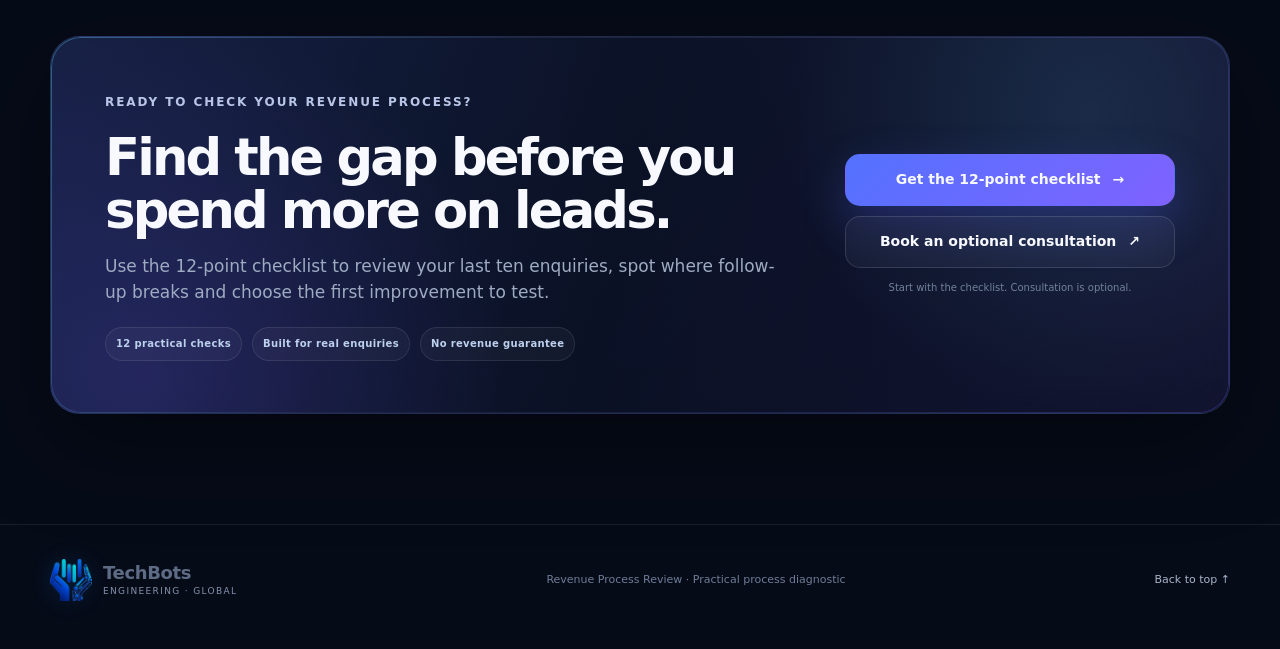
<file: techbots-revenue-process-check-final-cta/index.html>
<!doctype html>
<html lang="en">
<head>
  <meta charset="utf-8" />
  <meta name="viewport" content="width=device-width,initial-scale=1,viewport-fit=cover" />
  <meta name="theme-color" content="#060b18" />
  <meta name="robots" content="noindex,nofollow" />
  <title>Revenue Process Review | Techbots</title>
  <meta name="description" content="Use Techbots' practical 12-point checklist to review lead capture, ownership, follow-up and sales-process visibility." />
  <meta property="og:title" content="Revenue Process Review | Techbots" />
  <meta property="og:description" content="Find the gaps between your enquiries and your next sale with a practical 12-point process checklist." />
  <meta property="og:type" content="website" />
  <link rel="preload" href="assets/hero-team.webp" as="image" type="image/webp" />
  <link rel="stylesheet" href="styles.css" />
</head>
<body>
  <a class="skip-link" href="#main">Skip to main content</a>

  <div class="noise" aria-hidden="true"></div>
  <div class="ambient ambient-one" aria-hidden="true"></div>
  <div class="ambient ambient-two" aria-hidden="true"></div>

  <header class="site-header" id="top">
    <div class="container header-inner">
      <a class="brand" href="https://teckbots.com/" aria-label="Techbots home">
        <span class="brand-mark official" aria-hidden="true"><img src="assets/techbots-symbol.png" alt="" /></span>
        <span class="brand-copy"><strong>TechBots</strong><small>ENGINEERING · GLOBAL</small></span>
      </a>
      <a class="header-cta" href="#checklist-form">Get the checklist <span aria-hidden="true">↘</span></a>
    </div>
  </header>

  <main id="main">
    <section class="hero section-pad">
      <div class="hero-image" aria-hidden="true"></div>
      <div class="hero-vignette" aria-hidden="true"></div>
      <div class="hero-grid" aria-hidden="true"></div>
      <div class="container hero-layout">
        <div class="hero-copy reveal">
          <div class="eyebrow"><span class="pulse-dot"></span> TECHBOTS · REVENUE PROCESS REVIEW</div>
          <h1>Find the gaps between your enquiries and your next sale.</h1>
          <p class="hero-sub">Use a practical 12-point checklist to review lead capture, ownership and follow-up, then choose the first improvement to test.</p>
          <div class="hero-actions">
            <a class="btn btn-primary" href="#checklist-form">Send me the checklist <span aria-hidden="true">→</span></a>
            <a class="text-link" href="#what-you-check">See what it checks</a>
          </div>
          <div class="microcopy-row" aria-label="Checklist details">
            <span>12 practical checks</span><span>Built for real records</span><span>No revenue guarantee</span>
          </div>
        </div>

        <div class="hero-orbit reveal delay-1" aria-label="Revenue process stages">
          <div class="orbit-card glass">
            <div class="orbit-topline">
              <span>LIVE PROCESS VIEW</span>
              <span class="status-pill">Review</span>
            </div>
            <div class="process-flow">
              <div class="flow-item active"><span class="flow-icon">01</span><div><small>Enquiry</small><strong>Captured</strong></div></div>
              <div class="flow-line"></div>
              <div class="flow-item"><span class="flow-icon">02</span><div><small>Ownership</small><strong>Assigned</strong></div></div>
              <div class="flow-line"></div>
              <div class="flow-item"><span class="flow-icon">03</span><div><small>Next action</small><strong>Dated</strong></div></div>
            </div>
            <div class="hero-kpi-grid">
              <div><small>Visibility</small><strong>Every enquiry</strong></div>
              <div><small>Accountability</small><strong>Named owner</strong></div>
              <div><small>Momentum</small><strong>Next step</strong></div>
            </div>
          </div>
        </div>
      </div>
      <div class="hero-bottom-fade" aria-hidden="true"></div>
    </section>

    <section class="problem-strip" aria-label="Common process gaps">
      <div class="container strip-grid">
        <div class="strip-item"><span class="strip-icon">↳</span><div><small>Enquiry arrives</small><strong>Can everyone see it?</strong></div></div>
        <div class="strip-item"><span class="strip-icon">◎</span><div><small>Lead is active</small><strong>Who owns it?</strong></div></div>
        <div class="strip-item"><span class="strip-icon">⌁</span><div><small>Reply is sent</small><strong>What happens next?</strong></div></div>
        <div class="strip-item"><span class="strip-icon">◫</span><div><small>Pipeline changes</small><strong>Why did it move?</strong></div></div>
      </div>
    </section>

    <section class="section-pad diagnostic-section" id="process-diagnostic">
      <div class="container diagnostic-layout">
        <div class="diagnostic-visual glass reveal" aria-label="Illustrative revenue journey showing common process gaps">
          <div class="diagnostic-topline">
            <div>
              <span class="diag-kicker">REVENUE JOURNEY</span>
              <strong>Where does your process break?</strong>
            </div>
            <span class="diag-status">Illustrative</span>
          </div>

          <div class="journey-stack">
            <div class="journey-node node-good">
              <span class="journey-icon">01</span>
              <div><small>ENQUIRY RECEIVED</small><strong>New prospect makes contact</strong></div>
              <i>✓</i>
            </div>
            <div class="journey-line line-good"><span></span></div>

            <div class="journey-node node-good">
              <span class="journey-icon">02</span>
              <div><small>CAPTURE</small><strong>Enquiry enters the process</strong></div>
              <i>✓</i>
            </div>
            <div class="journey-line line-warning"><span></span></div>

            <div class="journey-node node-warning">
              <span class="journey-icon">03</span>
              <div><small>OWNERSHIP</small><strong>Owner is unclear</strong></div>
              <i>!</i>
            </div>
            <div class="journey-line line-warning"><span></span></div>

            <div class="journey-node node-warning">
              <span class="journey-icon">04</span>
              <div><small>FOLLOW-UP</small><strong>No dated next action</strong></div>
              <i>!</i>
            </div>
            <div class="journey-line line-stall"><span></span></div>

            <div class="journey-node node-stall">
              <span class="journey-icon">05</span>
              <div><small>OUTCOME</small><strong>Opportunity stalls</strong></div>
              <i>×</i>
            </div>
          </div>

          <div class="process-metrics">
            <div><span>10</span><small>enquiries reviewed</small></div>
            <div><span>6</span><small>clear next actions</small></div>
            <div><span>3</span><small>unclear owners</small></div>
            <div><span>1</span><small>stalled opportunity</small></div>
          </div>
          <p class="illustrative-note">Illustrative example only. Your review uses your own records.</p>
        </div>

        <div class="diagnostic-copy reveal delay-1">
          <div class="eyebrow">SEE THE PROCESS, NOT JUST THE LEADS</div>
          <h2>Your next sale may already be sitting in your pipeline.</h2>
          <p>Getting enquiries is only the beginning. The real question is what happens after someone contacts your business.</p>
          <p>The Revenue Process Review helps you see whether each opportunity is captured, owned, followed up and moved toward a clear next action.</p>

          <div class="diagnostic-checks">
            <div><span>01</span><p><strong>Capture</strong> Did every enquiry make it into the process?</p></div>
            <div><span>02</span><p><strong>Ownership</strong> Does every opportunity have one accountable person?</p></div>
            <div><span>03</span><p><strong>Follow-up</strong> Is there a dated next action?</p></div>
            <div><span>04</span><p><strong>Visibility</strong> Can you explain why it moved or stalled?</p></div>
          </div>

          <a class="btn btn-primary" href="#checklist-form">Get the 12-point checklist <span aria-hidden="true">→</span></a>
          <p class="diagnostic-micro">Review 10 real enquiries. Find one process improvement to test.</p>
        </div>
      </div>
    </section>

    <section class="section-pad" id="what-you-check">
      <div class="container">
        <div class="section-heading reveal">
          <div class="eyebrow">WHAT THE REVIEW CHECKS</div>
          <h2>Four signals that tell you whether follow-up is actually working.</h2>
          <p>You do not need more activity for activity's sake. You need to know whether enquiries are visible, owned, progressing and explainable.</p>
        </div>
        <div class="check-grid">
          <article class="check-card glass reveal">
            <span class="card-number">01</span>
            <div class="icon-shell">⌁</div>
            <h3>Capture</h3>
            <p>Can your team see every enquiry?</p>
            <div class="tag-row"><span>Website</span><span>WhatsApp</span><span>Calls</span><span>Email</span></div>
          </article>
          <article class="check-card glass reveal delay-1">
            <span class="card-number">02</span>
            <div class="icon-shell">◎</div>
            <h3>Ownership</h3>
            <p>Is one person accountable for each opportunity?</p>
            <div class="mini-owner"><span class="avatar">TB</span><span><small>Assigned owner</small><strong>Named & visible</strong></span><i>✓</i></div>
          </article>
          <article class="check-card glass reveal delay-2">
            <span class="card-number">03</span>
            <div class="icon-shell">◷</div>
            <h3>Progress</h3>
            <p>Does every live opportunity have a dated next action?</p>
            <div class="mini-date"><span>Next action</span><strong>12 OCT</strong></div>
          </article>
          <article class="check-card glass reveal delay-3">
            <span class="card-number">04</span>
            <div class="icon-shell">◫</div>
            <h3>Visibility</h3>
            <p>Can you explain why opportunities move, pause or stall?</p>
            <div class="mini-bars"><i style="--w:86%"></i><i style="--w:62%"></i><i style="--w:42%"></i></div>
          </article>
        </div>
      </div>
    </section>

    <section class="section-pad checklist-compact-section">
      <div class="container checklist-compact glass reveal">
        <div class="checklist-copy">
          <div class="eyebrow">THE 12-POINT PROCESS CHECK</div>
          <h2>12 questions. Four areas. One clearer process.</h2>
          <p>Use the checklist against your last ten enquiries. Answer from actual records, not memory, then choose the first gap worth fixing.</p>
          <div class="checklist-pill-row">
            <span>Capture</span><span>Ownership</span><span>Progress</span><span>Visibility</span>
          </div>
          <div class="sample-questions compact-questions">
            <div><span>01</span><p>Can you identify every enquiry received during the review period?</p></div>
            <div><span>02</span><p>Does every open opportunity have a named owner?</p></div>
            <div><span>03</span><p>Does every active opportunity have a dated next action?</p></div>
          </div>
          <a class="btn btn-secondary" href="#checklist-form">Send me the checklist <span aria-hidden="true">→</span></a>
        </div>
        <div class="checklist-art crm-art">
          <div class="glow-ring" aria-hidden="true"></div>
          <div class="crm-visual-frame">
            <div class="crm-brand official-logo" aria-label="Techbots">
              <img src="assets/techbots-logo-light.png" alt="Techbots" />
            </div>
            <img src="assets/crm-techbots.webp" alt="CRM workflow and customer relationship technology visual" width="1183" height="887" loading="lazy" />
            <span class="crm-visual-shine" aria-hidden="true"></span>
          </div>
        </div>
      </div>
    </section>

    <section class="section-pad role-section">
      <div class="container">
        <div class="section-heading reveal">
          <div class="eyebrow">WHO IT IS FOR</div>
          <h2>For leaders who want follow-up to be a process, not a memory test.</h2>
        </div>
        <div class="role-grid">
          <article class="role-card reveal">
            <div class="role-label">Founder / CEO</div>
            <h3>See whether enquiries are getting lost between people, tools or channels.</h3>
            <p>Useful when you know leads are coming in but cannot confidently explain what happens after first contact.</p>
          </article>
          <article class="role-card reveal delay-1">
            <div class="role-label">Sales Manager</div>
            <h3>Make ownership and next actions visible without another reporting ritual.</h3>
            <p>Review the records that need attention first instead of relying on message counts and anecdotal updates.</p>
          </article>
          <article class="role-card reveal delay-2">
            <div class="role-label">Operations Leader</div>
            <h3>Turn scattered follow-up into a repeatable operating rhythm.</h3>
            <p>Identify where process, handoffs or visibility break before replacing the tools your team already uses.</p>
          </article>
        </div>
      </div>
    </section>

    <section class="section-pad steps-section">
      <div class="container">
        <div class="section-heading reveal">
          <div class="eyebrow">HOW TO USE IT</div>
          <h2>Ten enquiries. Twelve questions. One improvement to test.</h2>
        </div>
        <div class="steps-track reveal">
          <article class="step">
            <span>01</span><div><small>REVIEW</small><h3>Select your last ten enquiries.</h3><p>Use actual records, not reconstructed memory.</p></div>
          </article>
          <div class="step-connector" aria-hidden="true"></div>
          <article class="step">
            <span>02</span><div><small>CHECK</small><h3>Answer the twelve questions.</h3><p>Mark what is visible, owned, dated and explainable.</p></div>
          </article>
          <div class="step-connector" aria-hidden="true"></div>
          <article class="step">
            <span>03</span><div><small>IMPROVE</small><h3>Assign one process change.</h3><p>Review the result before adding more complexity.</p></div>
          </article>
        </div>
        <p class="steps-note reveal">Start small. Measure the process before replacing the technology.</p>
      </div>
    </section>

    <section class="section-pad form-section" id="checklist-form">
      <div class="container form-shell glass reveal">
        <div class="form-copy">
          <div class="eyebrow">GET THE CHECKLIST</div>
          <h2>Run the review with your own enquiries.</h2>
          <p>Enter your details and the checklist will be made available immediately once the live resource is connected.</p>
          <ul class="value-list">
            <li><span>✓</span> Practical 12-point self-check</li>
            <li><span>✓</span> Built for website, email, calls and WhatsApp enquiries</li>
            <li><span>✓</span> Optional consultation afterwards</li>
          </ul>
          <div class="form-trust-note">
            <span class="lock-icon">⌾</span>
            <p><strong>Your choices stay separate.</strong><br />Requesting the checklist does not silently subscribe you to marketing.</p>
          </div>
        </div>

        <div class="form-panel">
          <form id="leadForm" novalidate>
            <div class="field-grid two-col">
              <div class="field"><label for="name">Name <span>*</span></label><input id="name" name="name" type="text" autocomplete="name" required placeholder="Your name" /></div>
              <div class="field"><label for="email">Work email <span>*</span></label><input id="email" name="email" type="email" autocomplete="email" required placeholder="you@company.com" /></div>
            </div>
            <div class="field-grid two-col">
              <div class="field"><label for="company">Company <span>*</span></label><input id="company" name="company" type="text" autocomplete="organization" required placeholder="Company name" /></div>
              <div class="field"><label for="role">Role <em>optional</em></label><input id="role" name="role" type="text" autocomplete="organization-title" placeholder="e.g. Sales Manager" /></div>
            </div>
            <div class="field"><label for="phone">Phone / WhatsApp <em>optional</em></label><input id="phone" name="phone" type="tel" autocomplete="tel" inputmode="tel" placeholder="+234..." /></div>

            <div class="consents">
              <label class="check-label"><input type="checkbox" name="whatsapp_consent" value="true" /><span class="custom-check" aria-hidden="true"></span><span>Send me occasional WhatsApp updates from Techbots.</span></label>
              <label class="check-label"><input type="checkbox" name="email_marketing_consent" value="true" /><span class="custom-check" aria-hidden="true"></span><span>Send me occasional Techbots insights and marketing emails.</span></label>
            </div>

            <div id="formError" class="form-message error" role="alert" aria-live="polite"></div>
            <button class="btn btn-primary submit-btn" type="submit"><span class="btn-label">Send my checklist</span><span class="spinner" aria-hidden="true"></span></button>
            <p class="form-legal">A practical self-check. No revenue guarantee. <a id="privacyLink" href="#" hidden>Privacy policy</a></p>
          </form>

          <div class="success-panel" id="successPanel" hidden tabindex="-1">
            <div class="success-icon">✓</div>
            <div class="eyebrow">REQUEST RECEIVED</div>
            <h3>Your checklist is ready.</h3>
            <p>Download it below. If you requested email delivery, check your inbox shortly.</p>
            <div class="success-actions">
              <a id="downloadChecklist" class="btn btn-primary" href="#" aria-disabled="true">Download checklist <span aria-hidden="true">↓</span></a>
              <a id="bookConsultation" class="btn btn-secondary" href="#" target="_blank" rel="noopener">Book an optional consultation <span aria-hidden="true">↗</span></a>
            </div>
            <p class="preview-warning" id="previewWarning">Preview mode is on. Connect the final PDF and form endpoint before public launch.</p>
          </div>
        </div>
      </div>
    </section>

    <section class="section-pad why-section">
      <div class="container why-layout">
        <div class="why-visual reveal">
          <img src="assets/hero-team.webp" alt="Business team reviewing sales and workflow dashboards in a modern office" width="1672" height="941" loading="lazy" />
          <div class="why-overlay glass"><small>PROCESS BEFORE PLATFORM</small><strong>Start with the operating gap.</strong></div>
        </div>
        <div class="why-copy reveal delay-1">
          <div class="eyebrow">WHY TECHBOTS</div>
          <h2>Built around the process, not another isolated tool.</h2>
          <p>Techbots connects software, AI, automation and business workflows around practical operating needs. The goal here is not to replace your stack on day one. It is to understand where the process breaks first.</p>
          <div class="why-points">
            <div><span>01</span><p><strong>Connected systems</strong><br />Software, AI, automation and workflows designed around the same operating outcome.</p></div>
            <div><span>02</span><p><strong>Practical review</strong><br />Use records, ownership and next actions rather than vague activity metrics.</p></div>
            <div><span>03</span><p><strong>Implementation path</strong><br />Move from diagnosis to the smallest useful process or technology improvement.</p></div>
          </div>
          <a id="servicesLink" class="text-link arrow-link" href="https://teckbots.com/services/" target="_blank" rel="noopener">Explore our service approach <span aria-hidden="true">↗</span></a>
        </div>
      </div>
    </section>

    <section class="section-pad faq-section">
      <div class="container faq-layout">
        <div class="section-heading reveal">
          <div class="eyebrow">FAQ</div>
          <h2>Before you run the review.</h2>
          <p>The checklist is meant to create clarity, not manufacture a dramatic number for a presentation nobody believes.</p>
        </div>
        <div class="accordion reveal delay-1">
          <details open><summary>Is the checklist a financial audit?<span>+</span></summary><p>No. It identifies sales-process risks and improvement priorities. It does not estimate guaranteed revenue recovery.</p></details>
          <details><summary>Do I need to replace my tools?<span>+</span></summary><p>No. Start by reviewing your existing process and records. Technology changes should follow a clearly identified operating need.</p></details>
          <details><summary>Can we discuss the findings?<span>+</span></summary><p>Yes. After the checklist is delivered, you can use the optional consultation link to discuss what you found.</p></details>
        </div>
      </div>
    </section>

    <section class="final-cta section-pad" aria-labelledby="final-cta-title">
      <div class="container final-card final-card-premium glass reveal">
        <div class="final-cta-copy">
          <div class="eyebrow">READY TO CHECK YOUR REVENUE PROCESS?</div>
          <h2 id="final-cta-title">Find the gap before you spend more on leads.</h2>
          <p>Use the 12-point checklist to review your last ten enquiries, spot where follow-up breaks and choose the first improvement to test.</p>
          <div class="final-proof-row" aria-label="Checklist benefits">
            <span>12 practical checks</span>
            <span>Built for real enquiries</span>
            <span>No revenue guarantee</span>
          </div>
        </div>
        <div class="final-actions final-actions-premium">
          <a class="btn btn-primary final-primary" href="#checklist-form">Get the 12-point checklist <span aria-hidden="true">→</span></a>
          <a id="finalConsultation" class="btn btn-secondary final-secondary" href="#" target="_blank" rel="noopener">Book an optional consultation <span aria-hidden="true">↗</span></a>
          <small>Start with the checklist. Consultation is optional.</small>
        </div>
      </div>
    </section>
  </main>

  <footer class="site-footer">
    <div class="container footer-inner">
      <div class="brand footer-brand">
        <span class="brand-mark official" aria-hidden="true"><img src="assets/techbots-symbol.png" alt="" /></span>
        <span class="brand-copy"><strong>TechBots</strong><small>ENGINEERING · GLOBAL</small></span>
      </div>
      <p>Revenue Process Review · Practical process diagnostic</p>
      <a href="#top">Back to top ↑</a>
    </div>
  </footer>

  <div class="mobile-sticky" id="mobileSticky"><a href="#checklist-form">Get the checklist <span>→</span></a></div>

  <script src="config.js"></script>
  <script src="app.js"></script>
</body>
</html>
</file>
<file: styles.css>
:root{
  --bg:#060b18; --bg2:#0a1124; --panel:rgba(255,255,255,.065); --panel2:rgba(255,255,255,.035);
  --line:rgba(255,255,255,.12); --text:#f7f9ff; --muted:#aeb9d2; --blue:#5573ff; --violet:#8d63ff;
  --cyan:#61d7ff; --mint:#61e0b6; --danger:#ff8d99; --shadow:0 22px 70px rgba(0,0,0,.35);
  --radius:26px; --container:1180px;
}
*{box-sizing:border-box} html{scroll-behavior:smooth} body{margin:0;background:var(--bg);color:var(--text);font-family:Inter,ui-sans-serif,system-ui,-apple-system,BlinkMacSystemFont,"Segoe UI",sans-serif;line-height:1.55;overflow-x:hidden}
body::before{content:"";position:fixed;inset:0;pointer-events:none;background:radial-gradient(circle at 20% 10%,rgba(85,115,255,.08),transparent 30%),radial-gradient(circle at 90% 20%,rgba(141,99,255,.06),transparent 28%);z-index:-3}
a{color:inherit;text-decoration:none} img{max-width:100%;display:block}.container{width:min(var(--container),calc(100% - 40px));margin-inline:auto}.section-pad{padding:110px 0}.skip-link{position:absolute;left:-999px;top:12px;background:#fff;color:#000;padding:10px 14px;border-radius:10px;z-index:1000}.skip-link:focus{left:12px}
.noise{position:fixed;inset:0;opacity:.025;pointer-events:none;z-index:20;background-image:url("data:image/svg+xml,%3Csvg viewBox='0 0 160 160' xmlns='http://www.w3.org/2000/svg'%3E%3Cfilter id='n'%3E%3CfeTurbulence type='fractalNoise' baseFrequency='.9' numOctaves='3' stitchTiles='stitch'/%3E%3C/filter%3E%3Crect width='100%25' height='100%25' filter='url(%23n)' opacity='.9'/%3E%3C/svg%3E")}.ambient{position:fixed;width:430px;height:430px;border-radius:50%;filter:blur(100px);opacity:.11;pointer-events:none;z-index:-2}.ambient-one{background:var(--blue);top:18%;left:-220px}.ambient-two{background:var(--violet);top:55%;right:-240px}
.site-header{position:absolute;inset:0 0 auto 0;z-index:50;padding:24px 0}.header-inner,.footer-inner{display:flex;align-items:center;justify-content:space-between;gap:24px}.brand{display:flex;align-items:center;gap:11px}.brand-mark{display:grid;place-items:center;width:37px;height:37px;color:#fff}.brand-mark svg{width:100%;height:100%}.brand-copy{display:grid;line-height:1}.brand-copy strong{font-size:18px;letter-spacing:-.02em}.brand-copy small{margin-top:5px;font-size:9px;letter-spacing:.15em;color:#9eabc8}.header-cta{border:1px solid rgba(255,255,255,.18);background:rgba(6,11,24,.28);backdrop-filter:blur(18px);padding:11px 16px;border-radius:14px;font-size:13px;font-weight:700;transition:.25s}.header-cta:hover{border-color:rgba(97,215,255,.5);transform:translateY(-1px)}
.hero{min-height:840px;position:relative;display:flex;align-items:center;padding-top:145px;isolation:isolate;overflow:hidden}.hero-image{position:absolute;inset:0;background-image:url('assets/hero-team.webp');background-size:cover;background-position:center;z-index:-5}.hero-vignette{position:absolute;inset:0;z-index:-4;background:linear-gradient(90deg,rgba(4,8,18,.98) 0%,rgba(4,8,18,.91) 31%,rgba(4,8,18,.44) 58%,rgba(4,8,18,.18) 100%),linear-gradient(180deg,rgba(6,11,24,.2),rgba(6,11,24,.35) 70%,#060b18 100%)}.hero-grid{position:absolute;inset:0;z-index:-3;opacity:.16;background-image:linear-gradient(rgba(255,255,255,.08) 1px,transparent 1px),linear-gradient(90deg,rgba(255,255,255,.08) 1px,transparent 1px);background-size:52px 52px;mask-image:linear-gradient(90deg,#000,transparent 65%)}.hero-layout{display:grid;grid-template-columns:minmax(0,1.05fr) minmax(420px,.95fr);gap:78px;align-items:center}.hero-copy{max-width:690px}.eyebrow{display:inline-flex;align-items:center;gap:9px;font-size:12px;letter-spacing:.16em;font-weight:800;color:#b9c6e7;margin-bottom:20px}.pulse-dot{width:8px;height:8px;border-radius:50%;background:var(--cyan);box-shadow:0 0 0 0 rgba(97,215,255,.55);animation:pulse 2.4s infinite}.hero h1,.section-heading h2,.diagnostic-copy h2,.checklist-copy h2,.form-copy h2,.why-copy h2,.final-card h2{margin:0;letter-spacing:-.055em;line-height:1.02}.hero h1{font-size:clamp(52px,6vw,84px);max-width:760px}.hero-sub{font-size:19px;color:#c2cbe0;max-width:680px;margin:26px 0 34px}.hero-actions,.success-actions,.final-actions{display:flex;gap:14px;align-items:center;flex-wrap:wrap}.btn{display:inline-flex;align-items:center;justify-content:center;gap:12px;min-height:52px;padding:0 22px;border-radius:15px;border:1px solid transparent;font-weight:800;font-size:14px;transition:.25s;cursor:pointer}.btn-primary{background:linear-gradient(135deg,#5472ff,#7f62ff);box-shadow:0 14px 34px rgba(85,115,255,.28),inset 0 1px 0 rgba(255,255,255,.25)}.btn-primary:hover{transform:translateY(-2px);box-shadow:0 18px 44px rgba(85,115,255,.38),inset 0 1px 0 rgba(255,255,255,.3)}.btn-secondary{background:rgba(255,255,255,.06);border-color:rgba(255,255,255,.13);backdrop-filter:blur(18px)}.btn-secondary:hover{border-color:rgba(97,215,255,.4);transform:translateY(-2px)}.text-link{font-size:14px;font-weight:750;color:#dbe2f4;position:relative}.text-link::after{content:"";position:absolute;left:0;bottom:-4px;width:100%;height:1px;background:linear-gradient(90deg,var(--cyan),transparent);transform-origin:left;transition:.25s}.text-link:hover::after{transform:scaleX(.55)}.microcopy-row{display:flex;gap:18px;flex-wrap:wrap;margin-top:26px;color:#aeb9d1;font-size:12px}.microcopy-row span{display:flex;align-items:center;gap:7px}.microcopy-row span::before{content:"";width:5px;height:5px;border-radius:50%;background:var(--cyan)}
.hero-orbit{align-self:end;margin-bottom:70px}.glass{background:linear-gradient(180deg,rgba(255,255,255,.095),rgba(255,255,255,.045));border:1px solid rgba(255,255,255,.13);box-shadow:var(--shadow);backdrop-filter:blur(24px);-webkit-backdrop-filter:blur(24px)}.orbit-card{border-radius:28px;padding:22px;transform:perspective(1100px) rotateY(-7deg) rotateX(2deg);position:relative;overflow:hidden}.orbit-card::before{content:"";position:absolute;inset:-40% -20% auto auto;width:240px;height:240px;background:radial-gradient(circle,rgba(97,215,255,.2),transparent 65%);pointer-events:none}.orbit-topline{display:flex;justify-content:space-between;align-items:center;font-size:10px;letter-spacing:.13em;color:#aebbd7}.status-pill{border:1px solid rgba(97,224,182,.35);color:#88f1cb;padding:5px 8px;border-radius:999px;background:rgba(97,224,182,.08)}.process-flow{display:grid;grid-template-columns:1fr 34px 1fr 34px 1fr;gap:6px;align-items:center;margin:28px 0}.flow-item{display:flex;align-items:center;gap:10px}.flow-icon{width:34px;height:34px;border-radius:12px;display:grid;place-items:center;background:rgba(255,255,255,.07);border:1px solid rgba(255,255,255,.11);font-size:10px;color:#c9d3ea}.flow-item.active .flow-icon{background:linear-gradient(135deg,rgba(85,115,255,.85),rgba(97,215,255,.6));color:#fff}.flow-item small{display:block;font-size:9px;color:#8f9ab5}.flow-item strong{font-size:12px}.flow-line{height:1px;background:linear-gradient(90deg,rgba(97,215,255,.2),rgba(97,215,255,.8));position:relative}.flow-line::after{content:"";position:absolute;right:-1px;top:-2px;border-left:5px solid var(--cyan);border-top:2px solid transparent;border-bottom:2px solid transparent}.hero-kpi-grid{display:grid;grid-template-columns:repeat(3,1fr);gap:9px}.hero-kpi-grid>div{padding:12px;border-radius:14px;background:rgba(4,8,18,.36);border:1px solid rgba(255,255,255,.08)}.hero-kpi-grid small{display:block;font-size:9px;color:#8794b2}.hero-kpi-grid strong{font-size:11px}.hero-bottom-fade{position:absolute;left:0;right:0;bottom:0;height:110px;background:linear-gradient(transparent,#060b18);z-index:-1}
.problem-strip{border-block:1px solid rgba(255,255,255,.075);background:rgba(255,255,255,.018)}.strip-grid{display:grid;grid-template-columns:repeat(4,1fr)}.strip-item{padding:25px 20px;display:flex;gap:13px;align-items:center;border-right:1px solid rgba(255,255,255,.07)}.strip-item:last-child{border-right:none}.strip-icon{width:36px;height:36px;display:grid;place-items:center;border-radius:12px;background:rgba(85,115,255,.09);color:var(--cyan)}.strip-item small{display:block;color:#8491ae;font-size:10px;text-transform:uppercase;letter-spacing:.09em}.strip-item strong{font-size:12px;font-weight:750}
.section-heading{max-width:760px;margin-bottom:46px}.section-heading h2,.diagnostic-copy h2,.checklist-copy h2,.form-copy h2,.why-copy h2,.final-card h2{font-size:clamp(38px,5vw,61px)}.section-heading p,.diagnostic-copy>p,.checklist-copy>p,.why-copy>p,.form-copy>p,.final-card p{font-size:17px;color:var(--muted);max-width:690px}.check-grid{display:grid;grid-template-columns:repeat(4,1fr);gap:16px}.check-card{border-radius:24px;padding:24px;min-height:312px;position:relative;overflow:hidden;transition:.28s}.check-card:hover{transform:translateY(-7px);border-color:rgba(97,215,255,.28)}.check-card::after{content:"";position:absolute;inset:auto -60px -90px auto;width:170px;height:170px;border-radius:50%;background:radial-gradient(circle,rgba(85,115,255,.17),transparent 66%)}.card-number{position:absolute;right:18px;top:18px;font-size:10px;color:#7d89a5}.icon-shell{width:46px;height:46px;border-radius:15px;display:grid;place-items:center;background:linear-gradient(135deg,rgba(85,115,255,.17),rgba(97,215,255,.08));border:1px solid rgba(97,215,255,.16);color:#94e4ff;font-size:22px}.check-card h3{font-size:22px;margin:26px 0 6px}.check-card p{margin:0 0 22px;color:#b8c2d8}.tag-row{display:flex;gap:6px;flex-wrap:wrap}.tag-row span{font-size:9px;padding:5px 8px;border-radius:999px;background:rgba(255,255,255,.05);border:1px solid rgba(255,255,255,.08);color:#93a0bd}.mini-owner{display:flex;align-items:center;gap:9px;padding:10px;border-radius:13px;background:rgba(3,8,18,.35);border:1px solid rgba(255,255,255,.07)}.mini-owner .avatar{width:31px;height:31px;display:grid;place-items:center;border-radius:50%;background:linear-gradient(135deg,var(--blue),var(--violet));font-size:9px}.mini-owner small,.mini-owner strong{display:block}.mini-owner small{font-size:8px;color:#8190ae}.mini-owner strong{font-size:10px}.mini-owner i{margin-left:auto;font-style:normal;color:var(--mint)}.mini-date{display:flex;justify-content:space-between;align-items:center;border-radius:13px;padding:10px 11px;background:rgba(3,8,18,.35);border:1px solid rgba(255,255,255,.07);font-size:10px}.mini-date span{color:#8190ae}.mini-date strong{color:#fff}.mini-bars{display:grid;gap:7px}.mini-bars i{display:block;height:6px;border-radius:99px;width:var(--w);background:linear-gradient(90deg,var(--blue),var(--cyan));opacity:.72}
.diagnostic-section{background:linear-gradient(180deg,rgba(255,255,255,.014),transparent);position:relative}.diagnostic-section::before{content:"";position:absolute;inset:8% auto auto 3%;width:420px;height:420px;border-radius:50%;background:radial-gradient(circle,rgba(85,115,255,.12),transparent 68%);filter:blur(16px);pointer-events:none}.diagnostic-layout,.why-layout{display:grid;grid-template-columns:1.02fr .98fr;gap:72px;align-items:center}.diagnostic-visual{border-radius:30px;padding:26px;position:relative;overflow:hidden}.diagnostic-visual::after{content:"";position:absolute;right:-80px;bottom:-130px;width:320px;height:320px;border-radius:50%;background:radial-gradient(circle,rgba(141,99,255,.16),transparent 67%);pointer-events:none}.diagnostic-topline{display:flex;align-items:flex-start;justify-content:space-between;gap:20px;padding-bottom:18px;border-bottom:1px solid rgba(255,255,255,.075)}.diagnostic-topline>div{display:grid;gap:4px}.diag-kicker{font-size:9px;letter-spacing:.16em;font-weight:850;color:#8bdfff}.diagnostic-topline strong{font-size:16px}.diag-status{font-size:9px;color:#a5b0ca;padding:6px 9px;border-radius:999px;border:1px solid rgba(255,255,255,.1);background:rgba(255,255,255,.04)}.journey-stack{display:grid;margin:24px 0}.journey-node{display:grid;grid-template-columns:42px 1fr 32px;gap:13px;align-items:center;padding:14px;border-radius:17px;border:1px solid rgba(255,255,255,.08);background:rgba(3,8,18,.36);position:relative;z-index:2}.journey-node>i{width:28px;height:28px;border-radius:10px;display:grid;place-items:center;font-style:normal;font-size:12px;font-weight:900}.journey-icon{width:42px;height:42px;border-radius:14px;display:grid;place-items:center;font-size:10px;font-weight:850;border:1px solid rgba(255,255,255,.1);background:rgba(255,255,255,.045)}.journey-node small{display:block;font-size:8px;letter-spacing:.12em;color:#7f8da9}.journey-node strong{font-size:13px}.node-good{border-color:rgba(97,224,182,.13)}.node-good .journey-icon,.node-good>i{color:#8ff0ce;background:rgba(97,224,182,.08);border-color:rgba(97,224,182,.14)}.node-warning{border-color:rgba(255,190,105,.16)}.node-warning .journey-icon,.node-warning>i{color:#ffd39a;background:rgba(255,190,105,.08);border-color:rgba(255,190,105,.16)}.node-stall{border-color:rgba(255,141,153,.18)}.node-stall .journey-icon,.node-stall>i{color:#ffb1ba;background:rgba(255,141,153,.08);border-color:rgba(255,141,153,.16)}.journey-line{width:2px;height:24px;margin-left:34px;background:rgba(255,255,255,.08);position:relative;overflow:hidden}.journey-line span{position:absolute;inset:0;transform:translateY(-100%)}.line-good span{background:linear-gradient(var(--cyan),var(--mint));animation:journeyFlow 2.7s ease-in-out infinite}.line-warning span{background:linear-gradient(#e4c17d,#ffb768);animation:journeyFlow 2.7s .5s ease-in-out infinite}.line-stall span{background:linear-gradient(#ff9da8,#ff7586);animation:journeyFlow 2.7s 1s ease-in-out infinite}.process-metrics{display:grid;grid-template-columns:repeat(4,1fr);gap:8px;margin-top:18px}.process-metrics>div{padding:12px 10px;border-radius:13px;background:rgba(255,255,255,.035);border:1px solid rgba(255,255,255,.07)}.process-metrics span{display:block;font-size:20px;font-weight:850;color:#f4f7ff}.process-metrics small{display:block;font-size:8px;color:#8290ad;line-height:1.25;margin-top:3px}.illustrative-note{font-size:9px;color:#697792;margin:10px 0 0}.diagnostic-copy h2{max-width:620px}.diagnostic-copy>p{margin:18px 0 0}.diagnostic-checks{display:grid;grid-template-columns:1fr 1fr;gap:10px;margin:28px 0}.diagnostic-checks>div{display:grid;grid-template-columns:30px 1fr;gap:10px;padding:14px;border:1px solid rgba(255,255,255,.075);background:linear-gradient(180deg,rgba(255,255,255,.035),rgba(255,255,255,.018));border-radius:15px}.diagnostic-checks span{font-size:9px;color:var(--cyan);font-weight:850}.diagnostic-checks p{margin:0;font-size:12px;color:#aeb9cf}.diagnostic-checks strong{display:block;color:#e2e8f6;margin-bottom:3px}.diagnostic-micro{font-size:11px!important;color:#7f8da8!important;margin-top:12px!important}.checklist-compact-section{padding-top:38px}.checklist-compact{display:grid;grid-template-columns:1.05fr .95fr;gap:56px;align-items:center;padding:34px;border-radius:30px;overflow:hidden;position:relative}.checklist-compact::before{content:"";position:absolute;inset:0;background:linear-gradient(110deg,rgba(85,115,255,.08),transparent 42%,rgba(141,99,255,.07));pointer-events:none}.checklist-copy,.checklist-art{position:relative;z-index:2}.checklist-pill-row{display:flex;gap:8px;flex-wrap:wrap;margin:24px 0 4px}.checklist-pill-row span{font-size:10px;padding:7px 10px;border-radius:999px;background:rgba(97,215,255,.06);border:1px solid rgba(97,215,255,.13);color:#a9eaff}.checklist-art{min-height:390px;display:grid;place-items:center}.checklist-art img{width:min(100%,520px);border-radius:24px;box-shadow:0 28px 90px rgba(0,0,0,.42);border:1px solid rgba(255,255,255,.11);transform:rotate(1.3deg)}.glow-ring{position:absolute;inset:12% 8%;border-radius:50%;background:radial-gradient(circle,rgba(85,115,255,.24),transparent 68%);filter:blur(30px)}.floating-badge{position:absolute;right:2px;bottom:14px;padding:13px 17px;border-radius:16px;display:flex;align-items:center;gap:10px}.floating-badge span{font-size:28px;font-weight:850;color:#fff}.floating-badge small{font-size:10px;color:#abb6cf;width:60px;line-height:1.25}.sample-questions{display:grid;gap:10px;margin:26px 0}.sample-questions>div{display:grid;grid-template-columns:38px 1fr;gap:14px;align-items:start;padding:12px 0;border-bottom:1px solid rgba(255,255,255,.075)}.sample-questions span{font-size:11px;color:var(--cyan);font-weight:800}.sample-questions p{margin:0;color:#c4cde0;font-size:13px}.compact-questions>div:last-child{border-bottom:0}
.role-section{background:radial-gradient(circle at 50% 0%,rgba(85,115,255,.08),transparent 34%)}.role-grid{display:grid;grid-template-columns:repeat(3,1fr);gap:18px}.role-card{padding:28px;border:1px solid rgba(255,255,255,.09);border-radius:22px;background:linear-gradient(180deg,rgba(255,255,255,.035),rgba(255,255,255,.012));position:relative;overflow:hidden}.role-card::before{content:"";position:absolute;left:0;top:0;width:100%;height:2px;background:linear-gradient(90deg,var(--blue),var(--cyan),transparent)}.role-label{font-size:10px;letter-spacing:.14em;color:#93a3c4;font-weight:800}.role-card h3{font-size:22px;line-height:1.25;letter-spacing:-.025em;margin:20px 0 12px}.role-card p{font-size:14px;color:#98a4bf;margin:0}
.steps-track{display:grid;grid-template-columns:1fr 65px 1fr 65px 1fr;align-items:center}.step{display:flex;gap:18px;align-items:flex-start}.step>span{width:48px;height:48px;border-radius:16px;display:grid;place-items:center;background:rgba(85,115,255,.1);border:1px solid rgba(97,215,255,.17);color:#a8e8ff;font-size:11px;font-weight:800;flex:0 0 auto}.step small{font-size:9px;letter-spacing:.15em;color:#8290ad;font-weight:800}.step h3{font-size:20px;margin:6px 0}.step p{margin:0;color:#96a2bd;font-size:13px}.step-connector{height:1px;background:linear-gradient(90deg,rgba(97,215,255,.12),rgba(97,215,255,.65),rgba(97,215,255,.12))}.steps-note{margin:46px 0 0;text-align:center;color:#a7b2ca;font-size:13px}
.form-section{position:relative}.form-section::before{content:"";position:absolute;inset:0;background:radial-gradient(circle at 70% 50%,rgba(85,115,255,.11),transparent 28%);pointer-events:none}.form-shell{display:grid;grid-template-columns:.9fr 1.1fr;gap:48px;border-radius:32px;padding:42px;position:relative;overflow:hidden}.form-shell::after{content:"";position:absolute;width:300px;height:300px;border-radius:50%;right:-130px;top:-150px;background:radial-gradient(circle,rgba(141,99,255,.17),transparent 64%);pointer-events:none}.form-copy{padding:12px 8px}.value-list{list-style:none;margin:28px 0;padding:0;display:grid;gap:12px}.value-list li{display:flex;gap:10px;color:#b9c3d9;font-size:14px}.value-list li span{color:var(--mint);font-weight:900}.form-trust-note{display:flex;gap:13px;margin-top:36px;padding-top:24px;border-top:1px solid rgba(255,255,255,.08)}.form-trust-note .lock-icon{width:34px;height:34px;border-radius:12px;display:grid;place-items:center;background:rgba(97,224,182,.08);color:var(--mint);flex:0 0 auto}.form-trust-note p{margin:0;font-size:12px;color:#8f9ab4}.form-trust-note strong{color:#cdd5e8}.form-panel{background:rgba(3,7,16,.43);border:1px solid rgba(255,255,255,.08);border-radius:24px;padding:26px;position:relative;z-index:2}.field-grid.two-col{display:grid;grid-template-columns:1fr 1fr;gap:12px}.field{display:grid;gap:8px;margin-bottom:12px}.field label{font-size:11px;font-weight:750;color:#b7c1d8}.field label span{color:#84ddff}.field label em{font-style:normal;font-weight:500;color:#6f7e9f}.field input{width:100%;height:48px;border-radius:13px;border:1px solid rgba(255,255,255,.1);background:rgba(255,255,255,.045);color:#fff;padding:0 14px;outline:none;font:inherit;font-size:14px;transition:.2s}.field input::placeholder{color:#68748f}.field input:focus{border-color:rgba(97,215,255,.55);box-shadow:0 0 0 3px rgba(97,215,255,.09)}.field input[aria-invalid="true"]{border-color:rgba(255,141,153,.6)}.consents{display:grid;gap:10px;margin:18px 0}.check-label{display:grid;grid-template-columns:18px 1fr;gap:10px;align-items:start;font-size:11px;color:#8f9bb5;cursor:pointer;position:relative}.check-label input{position:absolute;opacity:0;pointer-events:none}.custom-check{width:18px;height:18px;border-radius:6px;border:1px solid rgba(255,255,255,.18);background:rgba(255,255,255,.04);display:grid;place-items:center}.check-label input:focus-visible + .custom-check{outline:2px solid var(--cyan);outline-offset:2px}.check-label input:checked + .custom-check{background:linear-gradient(135deg,var(--blue),var(--violet));border-color:transparent}.check-label input:checked + .custom-check::after{content:"✓";font-size:11px;color:white;font-weight:900}.submit-btn{width:100%;border:0;margin-top:4px}.spinner{display:none;width:16px;height:16px;border:2px solid rgba(255,255,255,.35);border-top-color:#fff;border-radius:50%;animation:spin .7s linear infinite}.submit-btn.loading .spinner{display:inline-block}.submit-btn.loading .btn-label{opacity:.7}.form-legal{text-align:center;margin:12px 0 0;color:#68758f;font-size:10px}.form-legal a{color:#aeb9d1;text-decoration:underline}.form-message{min-height:18px;font-size:11px;margin-bottom:4px}.form-message.error{color:#ff9ba5}.success-panel{padding:18px 4px}.success-panel[hidden]{display:none}.success-icon{width:52px;height:52px;border-radius:17px;display:grid;place-items:center;background:rgba(97,224,182,.12);border:1px solid rgba(97,224,182,.22);color:var(--mint);font-size:24px;margin-bottom:20px}.success-panel h3{font-size:34px;letter-spacing:-.04em;margin:0 0 10px}.success-panel p{color:#a8b2c8;font-size:14px}.success-actions{margin-top:22px}.success-actions .btn{flex:1}.preview-warning{padding:10px 12px;border-radius:10px;background:rgba(255,184,107,.07);border:1px solid rgba(255,184,107,.16);color:#d8b58b!important;font-size:10px!important;margin-top:18px!important}
.why-visual{position:relative}.why-visual img{border-radius:28px;min-height:460px;object-fit:cover;object-position:center;box-shadow:var(--shadow);border:1px solid rgba(255,255,255,.11)}.why-overlay{position:absolute;left:22px;right:22px;bottom:22px;border-radius:18px;padding:16px 18px;display:grid;gap:4px}.why-overlay small{font-size:9px;letter-spacing:.14em;color:#8fdfff}.why-overlay strong{font-size:15px}.why-points{display:grid;gap:18px;margin:30px 0}.why-points>div{display:grid;grid-template-columns:32px 1fr;gap:15px}.why-points span{font-size:10px;color:var(--cyan);font-weight:850;padding-top:4px}.why-points p{margin:0;color:#98a4bd;font-size:13px}.why-points strong{color:#dde4f3;font-size:14px}.arrow-link{display:inline-flex;gap:8px;align-items:center}
.faq-section{background:linear-gradient(180deg,transparent,rgba(255,255,255,.012))}.faq-layout{display:grid;grid-template-columns:.75fr 1.25fr;gap:80px;align-items:start}.accordion{border-top:1px solid rgba(255,255,255,.08)}.accordion details{border-bottom:1px solid rgba(255,255,255,.08);padding:0}.accordion summary{list-style:none;display:flex;justify-content:space-between;gap:20px;align-items:center;padding:22px 0;cursor:pointer;font-weight:750;font-size:15px}.accordion summary::-webkit-details-marker{display:none}.accordion summary span{font-size:22px;color:#8391ae;transition:.2s}.accordion details[open] summary span{transform:rotate(45deg);color:var(--cyan)}.accordion details p{margin:-6px 0 22px;color:#94a1bb;font-size:13px;max-width:700px}
.final-cta{padding-top:40px}.final-card{border-radius:30px;padding:42px;display:flex;align-items:center;justify-content:space-between;gap:40px;position:relative;overflow:hidden}.final-card::before{content:"";position:absolute;inset:0;background:linear-gradient(100deg,rgba(85,115,255,.1),transparent 48%,rgba(141,99,255,.08));pointer-events:none}.final-card>div{position:relative}.final-card h2{font-size:clamp(36px,4vw,54px);max-width:700px}.final-card p{margin-bottom:0}.final-actions{justify-content:flex-end;min-width:310px}.site-footer{padding:34px 0 48px;border-top:1px solid rgba(255,255,255,.075);color:#6f7d98;font-size:11px}.footer-brand{opacity:.85}.site-footer a{color:#aab5cc}.mobile-sticky{display:none}
.reveal{opacity:0;transform:translateY(22px);transition:opacity .7s ease,transform .7s ease}.reveal.visible{opacity:1;transform:none}.delay-1{transition-delay:.08s}.delay-2{transition-delay:.16s}.delay-3{transition-delay:.24s}
@keyframes journeyFlow{0%{transform:translateY(-100%)}45%,70%{transform:translateY(0)}100%{transform:translateY(100%)}}@keyframes pulse{0%{box-shadow:0 0 0 0 rgba(97,215,255,.45)}70%{box-shadow:0 0 0 9px rgba(97,215,255,0)}100%{box-shadow:0 0 0 0 rgba(97,215,255,0)}}@keyframes spin{to{transform:rotate(360deg)}}
@media (max-width:1020px){.hero{min-height:auto;padding-bottom:90px}.hero-layout{grid-template-columns:1fr;gap:45px}.hero-orbit{max-width:620px;margin:0}.hero-image{background-position:63% center}.hero-vignette{background:linear-gradient(90deg,rgba(4,8,18,.98),rgba(4,8,18,.85) 54%,rgba(4,8,18,.45)),linear-gradient(180deg,transparent,#060b18)}.check-grid{grid-template-columns:1fr 1fr}.diagnostic-layout,.checklist-compact,.why-layout{grid-template-columns:1fr;gap:42px}.diagnostic-visual{max-width:760px}.checklist-art{min-height:330px}.form-shell{grid-template-columns:1fr;gap:24px}.faq-layout{grid-template-columns:1fr;gap:22px}.final-card{align-items:flex-start;flex-direction:column}.final-actions{justify-content:flex-start}.steps-track{grid-template-columns:1fr;gap:18px}.step-connector{width:1px;height:30px;margin-left:23px}.strip-grid{grid-template-columns:1fr 1fr}.strip-item:nth-child(2){border-right:none}.strip-item:nth-child(-n+2){border-bottom:1px solid rgba(255,255,255,.07)}}
@media (max-width:760px){.container{width:min(var(--container),calc(100% - 28px))}.section-pad{padding:78px 0}.site-header{padding:18px 0}.header-cta{display:none}.hero{padding-top:112px;min-height:780px;align-items:flex-start}.hero-image{background-position:62% center;opacity:.68}.hero-vignette{background:linear-gradient(180deg,rgba(4,8,18,.84) 0%,rgba(4,8,18,.78) 37%,rgba(4,8,18,.9) 72%,#060b18 100%),linear-gradient(90deg,rgba(4,8,18,.86),rgba(4,8,18,.35))}.hero-layout{display:block}.hero-copy{padding-top:24px}.hero h1{font-size:47px;letter-spacing:-.052em}.hero-sub{font-size:16px;margin:20px 0 26px}.hero-actions{align-items:stretch}.hero-actions .btn,.hero-actions .text-link{width:100%;text-align:center}.hero-actions .text-link{padding:9px}.microcopy-row{gap:10px 16px;margin-top:20px}.hero-orbit{margin-top:55px}.orbit-card{transform:none;padding:18px}.process-flow{grid-template-columns:1fr;gap:8px;margin:18px 0}.flow-line{width:1px;height:17px;margin-left:17px}.flow-line::after{display:none}.hero-kpi-grid{grid-template-columns:1fr}.problem-strip{display:none}.section-heading h2,.diagnostic-copy h2,.checklist-copy h2,.form-copy h2,.why-copy h2,.final-card h2{font-size:38px}.section-heading{margin-bottom:34px}.check-grid,.role-grid,.diagnostic-layout,.checklist-compact,.why-layout{grid-template-columns:1fr}.check-card{min-height:auto}.diagnostic-layout{gap:42px}.diagnostic-checks{grid-template-columns:1fr}.process-metrics{grid-template-columns:1fr 1fr}.diagnostic-visual{padding:18px}.checklist-compact{padding:22px;gap:28px}.checklist-art{min-height:280px}.floating-badge{right:8px;bottom:12px}.role-grid{gap:12px}.role-card h3{font-size:20px}.form-shell{padding:18px;border-radius:24px}.form-panel{padding:18px}.field-grid.two-col{grid-template-columns:1fr}.why-visual{order:2}.why-copy{order:1}.why-visual img{min-height:330px}.faq-layout{gap:10px}.final-card{padding:28px}.final-actions{width:100%;min-width:0;align-items:stretch;flex-direction:column}.final-actions .btn,.final-actions .text-link{text-align:center}.footer-inner{align-items:flex-start;flex-direction:column}.mobile-sticky{display:block;position:fixed;left:12px;right:12px;bottom:12px;z-index:80;transform:translateY(110%);transition:.3s}.mobile-sticky.show{transform:none}.mobile-sticky a{display:flex;justify-content:space-between;align-items:center;background:linear-gradient(135deg,#5573ff,#805fff);border:1px solid rgba(255,255,255,.18);box-shadow:0 16px 44px rgba(0,0,0,.45);padding:14px 17px;border-radius:15px;font-size:13px;font-weight:850}.site-footer{padding-bottom:90px}}
@media (prefers-reduced-motion:reduce){html{scroll-behavior:auto}.reveal{opacity:1;transform:none;transition:none}.pulse-dot,.spinner,.journey-line span{animation:none}.btn,.check-card,.header-cta{transition:none}}

/* CRM visual upgrade: replaces the checklist mockup only */
.crm-art{min-height:430px;display:grid;place-items:center;position:relative}
.crm-visual-frame{position:relative;width:min(100%,540px);border-radius:26px;padding:7px;background:linear-gradient(145deg,rgba(56,123,255,.72),rgba(84,100,255,.18) 34%,rgba(123,77,255,.55));box-shadow:0 30px 90px rgba(0,0,0,.48),0 0 44px rgba(56,133,255,.18);overflow:hidden}
.crm-visual-frame::before{content:"";position:absolute;inset:0;border-radius:inherit;padding:1px;background:linear-gradient(135deg,rgba(111,220,255,.85),rgba(255,255,255,.12),rgba(117,78,255,.58));-webkit-mask:linear-gradient(#000 0 0) content-box,linear-gradient(#000 0 0);-webkit-mask-composite:xor;mask-composite:exclude;pointer-events:none;z-index:4}
.crm-visual-frame img{display:block;width:100%;height:auto;aspect-ratio:4/3;object-fit:cover;object-position:center;border-radius:20px;transform:none!important;border:0!important;box-shadow:none!important;filter:saturate(1.06) contrast(1.035) brightness(.98)}
.crm-visual-frame::after{content:"";position:absolute;inset:7px;border-radius:20px;background:linear-gradient(180deg,rgba(4,11,27,.22),transparent 30%,transparent 72%,rgba(5,9,21,.2));pointer-events:none;z-index:2}
.crm-brand{position:absolute;top:24px;left:24px;z-index:5;display:flex;align-items:center;gap:9px;padding:9px 12px;border-radius:13px;background:rgba(3,9,22,.62);border:1px solid rgba(129,214,255,.24);backdrop-filter:blur(14px);box-shadow:0 8px 26px rgba(0,0,0,.22)}
.crm-brand strong{font-size:13px;letter-spacing:.045em;color:#fff;text-shadow:0 1px 10px rgba(84,178,255,.25)}
.crm-brand-mark{width:25px;height:25px;border-radius:8px;display:grid;place-items:center;background:linear-gradient(145deg,#00baff,#335dff);box-shadow:0 0 18px rgba(0,186,255,.35);position:relative}
.crm-brand-mark::before,.crm-brand-mark::after,.crm-brand-mark i{content:"";position:absolute;border:2px solid #fff;border-radius:3px;transform:rotate(45deg)}
.crm-brand-mark::before{width:11px;height:11px}
.crm-brand-mark::after{width:6px;height:6px;opacity:.75}
.crm-brand-mark i{width:16px;height:16px;opacity:.35}
.crm-visual-shine{position:absolute;z-index:3;inset:-45% auto auto -15%;width:50%;height:190%;transform:rotate(16deg);background:linear-gradient(90deg,transparent,rgba(255,255,255,.10),transparent);filter:blur(8px);pointer-events:none;animation:crmShine 7s ease-in-out infinite}
@keyframes crmShine{0%,20%{transform:translateX(-130%) rotate(16deg)}55%,100%{transform:translateX(320%) rotate(16deg)}}
@media (prefers-reduced-motion:reduce){.crm-visual-shine{animation:none}}
@media (max-width:760px){.crm-art{min-height:auto}.crm-visual-frame{width:100%}.crm-brand{top:18px;left:18px}}

/* Official Techbots logo update */
.brand-mark.official{width:42px;height:42px;display:grid;place-items:center;overflow:visible;flex:0 0 42px}
.brand-mark.official img{width:42px;height:42px;object-fit:contain;filter:drop-shadow(0 0 12px rgba(22,157,255,.22))}
.crm-brand.official-logo{top:19px;left:19px;padding:8px 10px 7px;background:rgba(3,9,22,.72);border-color:rgba(97,215,255,.26);min-width:118px;justify-content:flex-start}
.crm-brand.official-logo img{display:block;width:auto;height:52px;max-width:150px;object-fit:contain;filter:drop-shadow(0 2px 14px rgba(64,163,255,.22))}
@media (max-width:760px){.crm-brand.official-logo{top:14px;left:14px;padding:6px 8px}.crm-brand.official-logo img{height:42px;max-width:124px}.brand-mark.official,.brand-mark.official img{width:38px;height:38px}}
</file>
<file: techbots-revenue-process-check-final-cta/styles.css>
:root{
  --bg:#060b18; --bg2:#0a1124; --panel:rgba(255,255,255,.065); --panel2:rgba(255,255,255,.035);
  --line:rgba(255,255,255,.12); --text:#f7f9ff; --muted:#aeb9d2; --blue:#5573ff; --violet:#8d63ff;
  --cyan:#61d7ff; --mint:#61e0b6; --danger:#ff8d99; --shadow:0 22px 70px rgba(0,0,0,.35);
  --radius:26px; --container:1180px;
}
*{box-sizing:border-box} html{scroll-behavior:smooth} body{margin:0;background:var(--bg);color:var(--text);font-family:Inter,ui-sans-serif,system-ui,-apple-system,BlinkMacSystemFont,"Segoe UI",sans-serif;line-height:1.55;overflow-x:hidden}
body::before{content:"";position:fixed;inset:0;pointer-events:none;background:radial-gradient(circle at 20% 10%,rgba(85,115,255,.08),transparent 30%),radial-gradient(circle at 90% 20%,rgba(141,99,255,.06),transparent 28%);z-index:-3}
a{color:inherit;text-decoration:none} img{max-width:100%;display:block}.container{width:min(var(--container),calc(100% - 40px));margin-inline:auto}.section-pad{padding:110px 0}.skip-link{position:absolute;left:-999px;top:12px;background:#fff;color:#000;padding:10px 14px;border-radius:10px;z-index:1000}.skip-link:focus{left:12px}
.noise{position:fixed;inset:0;opacity:.025;pointer-events:none;z-index:20;background-image:url("data:image/svg+xml,%3Csvg viewBox='0 0 160 160' xmlns='http://www.w3.org/2000/svg'%3E%3Cfilter id='n'%3E%3CfeTurbulence type='fractalNoise' baseFrequency='.9' numOctaves='3' stitchTiles='stitch'/%3E%3C/filter%3E%3Crect width='100%25' height='100%25' filter='url(%23n)' opacity='.9'/%3E%3C/svg%3E")}.ambient{position:fixed;width:430px;height:430px;border-radius:50%;filter:blur(100px);opacity:.11;pointer-events:none;z-index:-2}.ambient-one{background:var(--blue);top:18%;left:-220px}.ambient-two{background:var(--violet);top:55%;right:-240px}
.site-header{position:absolute;inset:0 0 auto 0;z-index:50;padding:24px 0}.header-inner,.footer-inner{display:flex;align-items:center;justify-content:space-between;gap:24px}.brand{display:flex;align-items:center;gap:11px}.brand-mark{display:grid;place-items:center;width:37px;height:37px;color:#fff}.brand-mark svg{width:100%;height:100%}.brand-copy{display:grid;line-height:1}.brand-copy strong{font-size:18px;letter-spacing:-.02em}.brand-copy small{margin-top:5px;font-size:9px;letter-spacing:.15em;color:#9eabc8}.header-cta{border:1px solid rgba(255,255,255,.18);background:rgba(6,11,24,.28);backdrop-filter:blur(18px);padding:11px 16px;border-radius:14px;font-size:13px;font-weight:700;transition:.25s}.header-cta:hover{border-color:rgba(97,215,255,.5);transform:translateY(-1px)}
.hero{min-height:840px;position:relative;display:flex;align-items:center;padding-top:145px;isolation:isolate;overflow:hidden}.hero-image{position:absolute;inset:0;background-image:url('assets/hero-team.webp');background-size:cover;background-position:center;z-index:-5}.hero-vignette{position:absolute;inset:0;z-index:-4;background:linear-gradient(90deg,rgba(4,8,18,.98) 0%,rgba(4,8,18,.91) 31%,rgba(4,8,18,.44) 58%,rgba(4,8,18,.18) 100%),linear-gradient(180deg,rgba(6,11,24,.2),rgba(6,11,24,.35) 70%,#060b18 100%)}.hero-grid{position:absolute;inset:0;z-index:-3;opacity:.16;background-image:linear-gradient(rgba(255,255,255,.08) 1px,transparent 1px),linear-gradient(90deg,rgba(255,255,255,.08) 1px,transparent 1px);background-size:52px 52px;mask-image:linear-gradient(90deg,#000,transparent 65%)}.hero-layout{display:grid;grid-template-columns:minmax(0,1.05fr) minmax(420px,.95fr);gap:78px;align-items:center}.hero-copy{max-width:690px}.eyebrow{display:inline-flex;align-items:center;gap:9px;font-size:12px;letter-spacing:.16em;font-weight:800;color:#b9c6e7;margin-bottom:20px}.pulse-dot{width:8px;height:8px;border-radius:50%;background:var(--cyan);box-shadow:0 0 0 0 rgba(97,215,255,.55);animation:pulse 2.4s infinite}.hero h1,.section-heading h2,.diagnostic-copy h2,.checklist-copy h2,.form-copy h2,.why-copy h2,.final-card h2{margin:0;letter-spacing:-.055em;line-height:1.02}.hero h1{font-size:clamp(52px,6vw,84px);max-width:760px}.hero-sub{font-size:19px;color:#c2cbe0;max-width:680px;margin:26px 0 34px}.hero-actions,.success-actions,.final-actions{display:flex;gap:14px;align-items:center;flex-wrap:wrap}.btn{display:inline-flex;align-items:center;justify-content:center;gap:12px;min-height:52px;padding:0 22px;border-radius:15px;border:1px solid transparent;font-weight:800;font-size:14px;transition:.25s;cursor:pointer}.btn-primary{background:linear-gradient(135deg,#5472ff,#7f62ff);box-shadow:0 14px 34px rgba(85,115,255,.28),inset 0 1px 0 rgba(255,255,255,.25)}.btn-primary:hover{transform:translateY(-2px);box-shadow:0 18px 44px rgba(85,115,255,.38),inset 0 1px 0 rgba(255,255,255,.3)}.btn-secondary{background:rgba(255,255,255,.06);border-color:rgba(255,255,255,.13);backdrop-filter:blur(18px)}.btn-secondary:hover{border-color:rgba(97,215,255,.4);transform:translateY(-2px)}.text-link{font-size:14px;font-weight:750;color:#dbe2f4;position:relative}.text-link::after{content:"";position:absolute;left:0;bottom:-4px;width:100%;height:1px;background:linear-gradient(90deg,var(--cyan),transparent);transform-origin:left;transition:.25s}.text-link:hover::after{transform:scaleX(.55)}.microcopy-row{display:flex;gap:18px;flex-wrap:wrap;margin-top:26px;color:#aeb9d1;font-size:12px}.microcopy-row span{display:flex;align-items:center;gap:7px}.microcopy-row span::before{content:"";width:5px;height:5px;border-radius:50%;background:var(--cyan)}
.hero-orbit{align-self:end;margin-bottom:70px}.glass{background:linear-gradient(180deg,rgba(255,255,255,.095),rgba(255,255,255,.045));border:1px solid rgba(255,255,255,.13);box-shadow:var(--shadow);backdrop-filter:blur(24px);-webkit-backdrop-filter:blur(24px)}.orbit-card{border-radius:28px;padding:22px;transform:perspective(1100px) rotateY(-7deg) rotateX(2deg);position:relative;overflow:hidden}.orbit-card::before{content:"";position:absolute;inset:-40% -20% auto auto;width:240px;height:240px;background:radial-gradient(circle,rgba(97,215,255,.2),transparent 65%);pointer-events:none}.orbit-topline{display:flex;justify-content:space-between;align-items:center;font-size:10px;letter-spacing:.13em;color:#aebbd7}.status-pill{border:1px solid rgba(97,224,182,.35);color:#88f1cb;padding:5px 8px;border-radius:999px;background:rgba(97,224,182,.08)}.process-flow{display:grid;grid-template-columns:1fr 34px 1fr 34px 1fr;gap:6px;align-items:center;margin:28px 0}.flow-item{display:flex;align-items:center;gap:10px}.flow-icon{width:34px;height:34px;border-radius:12px;display:grid;place-items:center;background:rgba(255,255,255,.07);border:1px solid rgba(255,255,255,.11);font-size:10px;color:#c9d3ea}.flow-item.active .flow-icon{background:linear-gradient(135deg,rgba(85,115,255,.85),rgba(97,215,255,.6));color:#fff}.flow-item small{display:block;font-size:9px;color:#8f9ab5}.flow-item strong{font-size:12px}.flow-line{height:1px;background:linear-gradient(90deg,rgba(97,215,255,.2),rgba(97,215,255,.8));position:relative}.flow-line::after{content:"";position:absolute;right:-1px;top:-2px;border-left:5px solid var(--cyan);border-top:2px solid transparent;border-bottom:2px solid transparent}.hero-kpi-grid{display:grid;grid-template-columns:repeat(3,1fr);gap:9px}.hero-kpi-grid>div{padding:12px;border-radius:14px;background:rgba(4,8,18,.36);border:1px solid rgba(255,255,255,.08)}.hero-kpi-grid small{display:block;font-size:9px;color:#8794b2}.hero-kpi-grid strong{font-size:11px}.hero-bottom-fade{position:absolute;left:0;right:0;bottom:0;height:110px;background:linear-gradient(transparent,#060b18);z-index:-1}
.problem-strip{border-block:1px solid rgba(255,255,255,.075);background:rgba(255,255,255,.018)}.strip-grid{display:grid;grid-template-columns:repeat(4,1fr)}.strip-item{padding:25px 20px;display:flex;gap:13px;align-items:center;border-right:1px solid rgba(255,255,255,.07)}.strip-item:last-child{border-right:none}.strip-icon{width:36px;height:36px;display:grid;place-items:center;border-radius:12px;background:rgba(85,115,255,.09);color:var(--cyan)}.strip-item small{display:block;color:#8491ae;font-size:10px;text-transform:uppercase;letter-spacing:.09em}.strip-item strong{font-size:12px;font-weight:750}
.section-heading{max-width:760px;margin-bottom:46px}.section-heading h2,.diagnostic-copy h2,.checklist-copy h2,.form-copy h2,.why-copy h2,.final-card h2{font-size:clamp(38px,5vw,61px)}.section-heading p,.diagnostic-copy>p,.checklist-copy>p,.why-copy>p,.form-copy>p,.final-card p{font-size:17px;color:var(--muted);max-width:690px}.check-grid{display:grid;grid-template-columns:repeat(4,1fr);gap:16px}.check-card{border-radius:24px;padding:24px;min-height:312px;position:relative;overflow:hidden;transition:.28s}.check-card:hover{transform:translateY(-7px);border-color:rgba(97,215,255,.28)}.check-card::after{content:"";position:absolute;inset:auto -60px -90px auto;width:170px;height:170px;border-radius:50%;background:radial-gradient(circle,rgba(85,115,255,.17),transparent 66%)}.card-number{position:absolute;right:18px;top:18px;font-size:10px;color:#7d89a5}.icon-shell{width:46px;height:46px;border-radius:15px;display:grid;place-items:center;background:linear-gradient(135deg,rgba(85,115,255,.17),rgba(97,215,255,.08));border:1px solid rgba(97,215,255,.16);color:#94e4ff;font-size:22px}.check-card h3{font-size:22px;margin:26px 0 6px}.check-card p{margin:0 0 22px;color:#b8c2d8}.tag-row{display:flex;gap:6px;flex-wrap:wrap}.tag-row span{font-size:9px;padding:5px 8px;border-radius:999px;background:rgba(255,255,255,.05);border:1px solid rgba(255,255,255,.08);color:#93a0bd}.mini-owner{display:flex;align-items:center;gap:9px;padding:10px;border-radius:13px;background:rgba(3,8,18,.35);border:1px solid rgba(255,255,255,.07)}.mini-owner .avatar{width:31px;height:31px;display:grid;place-items:center;border-radius:50%;background:linear-gradient(135deg,var(--blue),var(--violet));font-size:9px}.mini-owner small,.mini-owner strong{display:block}.mini-owner small{font-size:8px;color:#8190ae}.mini-owner strong{font-size:10px}.mini-owner i{margin-left:auto;font-style:normal;color:var(--mint)}.mini-date{display:flex;justify-content:space-between;align-items:center;border-radius:13px;padding:10px 11px;background:rgba(3,8,18,.35);border:1px solid rgba(255,255,255,.07);font-size:10px}.mini-date span{color:#8190ae}.mini-date strong{color:#fff}.mini-bars{display:grid;gap:7px}.mini-bars i{display:block;height:6px;border-radius:99px;width:var(--w);background:linear-gradient(90deg,var(--blue),var(--cyan));opacity:.72}
.diagnostic-section{background:linear-gradient(180deg,rgba(255,255,255,.014),transparent);position:relative}.diagnostic-section::before{content:"";position:absolute;inset:8% auto auto 3%;width:420px;height:420px;border-radius:50%;background:radial-gradient(circle,rgba(85,115,255,.12),transparent 68%);filter:blur(16px);pointer-events:none}.diagnostic-layout,.why-layout{display:grid;grid-template-columns:1.02fr .98fr;gap:72px;align-items:center}.diagnostic-visual{border-radius:30px;padding:26px;position:relative;overflow:hidden}.diagnostic-visual::after{content:"";position:absolute;right:-80px;bottom:-130px;width:320px;height:320px;border-radius:50%;background:radial-gradient(circle,rgba(141,99,255,.16),transparent 67%);pointer-events:none}.diagnostic-topline{display:flex;align-items:flex-start;justify-content:space-between;gap:20px;padding-bottom:18px;border-bottom:1px solid rgba(255,255,255,.075)}.diagnostic-topline>div{display:grid;gap:4px}.diag-kicker{font-size:9px;letter-spacing:.16em;font-weight:850;color:#8bdfff}.diagnostic-topline strong{font-size:16px}.diag-status{font-size:9px;color:#a5b0ca;padding:6px 9px;border-radius:999px;border:1px solid rgba(255,255,255,.1);background:rgba(255,255,255,.04)}.journey-stack{display:grid;margin:24px 0}.journey-node{display:grid;grid-template-columns:42px 1fr 32px;gap:13px;align-items:center;padding:14px;border-radius:17px;border:1px solid rgba(255,255,255,.08);background:rgba(3,8,18,.36);position:relative;z-index:2}.journey-node>i{width:28px;height:28px;border-radius:10px;display:grid;place-items:center;font-style:normal;font-size:12px;font-weight:900}.journey-icon{width:42px;height:42px;border-radius:14px;display:grid;place-items:center;font-size:10px;font-weight:850;border:1px solid rgba(255,255,255,.1);background:rgba(255,255,255,.045)}.journey-node small{display:block;font-size:8px;letter-spacing:.12em;color:#7f8da9}.journey-node strong{font-size:13px}.node-good{border-color:rgba(97,224,182,.13)}.node-good .journey-icon,.node-good>i{color:#8ff0ce;background:rgba(97,224,182,.08);border-color:rgba(97,224,182,.14)}.node-warning{border-color:rgba(255,190,105,.16)}.node-warning .journey-icon,.node-warning>i{color:#ffd39a;background:rgba(255,190,105,.08);border-color:rgba(255,190,105,.16)}.node-stall{border-color:rgba(255,141,153,.18)}.node-stall .journey-icon,.node-stall>i{color:#ffb1ba;background:rgba(255,141,153,.08);border-color:rgba(255,141,153,.16)}.journey-line{width:2px;height:24px;margin-left:34px;background:rgba(255,255,255,.08);position:relative;overflow:hidden}.journey-line span{position:absolute;inset:0;transform:translateY(-100%)}.line-good span{background:linear-gradient(var(--cyan),var(--mint));animation:journeyFlow 2.7s ease-in-out infinite}.line-warning span{background:linear-gradient(#e4c17d,#ffb768);animation:journeyFlow 2.7s .5s ease-in-out infinite}.line-stall span{background:linear-gradient(#ff9da8,#ff7586);animation:journeyFlow 2.7s 1s ease-in-out infinite}.process-metrics{display:grid;grid-template-columns:repeat(4,1fr);gap:8px;margin-top:18px}.process-metrics>div{padding:12px 10px;border-radius:13px;background:rgba(255,255,255,.035);border:1px solid rgba(255,255,255,.07)}.process-metrics span{display:block;font-size:20px;font-weight:850;color:#f4f7ff}.process-metrics small{display:block;font-size:8px;color:#8290ad;line-height:1.25;margin-top:3px}.illustrative-note{font-size:9px;color:#697792;margin:10px 0 0}.diagnostic-copy h2{max-width:620px}.diagnostic-copy>p{margin:18px 0 0}.diagnostic-checks{display:grid;grid-template-columns:1fr 1fr;gap:10px;margin:28px 0}.diagnostic-checks>div{display:grid;grid-template-columns:30px 1fr;gap:10px;padding:14px;border:1px solid rgba(255,255,255,.075);background:linear-gradient(180deg,rgba(255,255,255,.035),rgba(255,255,255,.018));border-radius:15px}.diagnostic-checks span{font-size:9px;color:var(--cyan);font-weight:850}.diagnostic-checks p{margin:0;font-size:12px;color:#aeb9cf}.diagnostic-checks strong{display:block;color:#e2e8f6;margin-bottom:3px}.diagnostic-micro{font-size:11px!important;color:#7f8da8!important;margin-top:12px!important}.checklist-compact-section{padding-top:38px}.checklist-compact{display:grid;grid-template-columns:1.05fr .95fr;gap:56px;align-items:center;padding:34px;border-radius:30px;overflow:hidden;position:relative}.checklist-compact::before{content:"";position:absolute;inset:0;background:linear-gradient(110deg,rgba(85,115,255,.08),transparent 42%,rgba(141,99,255,.07));pointer-events:none}.checklist-copy,.checklist-art{position:relative;z-index:2}.checklist-pill-row{display:flex;gap:8px;flex-wrap:wrap;margin:24px 0 4px}.checklist-pill-row span{font-size:10px;padding:7px 10px;border-radius:999px;background:rgba(97,215,255,.06);border:1px solid rgba(97,215,255,.13);color:#a9eaff}.checklist-art{min-height:390px;display:grid;place-items:center}.checklist-art img{width:min(100%,520px);border-radius:24px;box-shadow:0 28px 90px rgba(0,0,0,.42);border:1px solid rgba(255,255,255,.11);transform:rotate(1.3deg)}.glow-ring{position:absolute;inset:12% 8%;border-radius:50%;background:radial-gradient(circle,rgba(85,115,255,.24),transparent 68%);filter:blur(30px)}.floating-badge{position:absolute;right:2px;bottom:14px;padding:13px 17px;border-radius:16px;display:flex;align-items:center;gap:10px}.floating-badge span{font-size:28px;font-weight:850;color:#fff}.floating-badge small{font-size:10px;color:#abb6cf;width:60px;line-height:1.25}.sample-questions{display:grid;gap:10px;margin:26px 0}.sample-questions>div{display:grid;grid-template-columns:38px 1fr;gap:14px;align-items:start;padding:12px 0;border-bottom:1px solid rgba(255,255,255,.075)}.sample-questions span{font-size:11px;color:var(--cyan);font-weight:800}.sample-questions p{margin:0;color:#c4cde0;font-size:13px}.compact-questions>div:last-child{border-bottom:0}
.role-section{background:radial-gradient(circle at 50% 0%,rgba(85,115,255,.08),transparent 34%)}.role-grid{display:grid;grid-template-columns:repeat(3,1fr);gap:18px}.role-card{padding:28px;border:1px solid rgba(255,255,255,.09);border-radius:22px;background:linear-gradient(180deg,rgba(255,255,255,.035),rgba(255,255,255,.012));position:relative;overflow:hidden}.role-card::before{content:"";position:absolute;left:0;top:0;width:100%;height:2px;background:linear-gradient(90deg,var(--blue),var(--cyan),transparent)}.role-label{font-size:10px;letter-spacing:.14em;color:#93a3c4;font-weight:800}.role-card h3{font-size:22px;line-height:1.25;letter-spacing:-.025em;margin:20px 0 12px}.role-card p{font-size:14px;color:#98a4bf;margin:0}
.steps-track{display:grid;grid-template-columns:1fr 65px 1fr 65px 1fr;align-items:center}.step{display:flex;gap:18px;align-items:flex-start}.step>span{width:48px;height:48px;border-radius:16px;display:grid;place-items:center;background:rgba(85,115,255,.1);border:1px solid rgba(97,215,255,.17);color:#a8e8ff;font-size:11px;font-weight:800;flex:0 0 auto}.step small{font-size:9px;letter-spacing:.15em;color:#8290ad;font-weight:800}.step h3{font-size:20px;margin:6px 0}.step p{margin:0;color:#96a2bd;font-size:13px}.step-connector{height:1px;background:linear-gradient(90deg,rgba(97,215,255,.12),rgba(97,215,255,.65),rgba(97,215,255,.12))}.steps-note{margin:46px 0 0;text-align:center;color:#a7b2ca;font-size:13px}
.form-section{position:relative}.form-section::before{content:"";position:absolute;inset:0;background:radial-gradient(circle at 70% 50%,rgba(85,115,255,.11),transparent 28%);pointer-events:none}.form-shell{display:grid;grid-template-columns:.9fr 1.1fr;gap:48px;border-radius:32px;padding:42px;position:relative;overflow:hidden}.form-shell::after{content:"";position:absolute;width:300px;height:300px;border-radius:50%;right:-130px;top:-150px;background:radial-gradient(circle,rgba(141,99,255,.17),transparent 64%);pointer-events:none}.form-copy{padding:12px 8px}.value-list{list-style:none;margin:28px 0;padding:0;display:grid;gap:12px}.value-list li{display:flex;gap:10px;color:#b9c3d9;font-size:14px}.value-list li span{color:var(--mint);font-weight:900}.form-trust-note{display:flex;gap:13px;margin-top:36px;padding-top:24px;border-top:1px solid rgba(255,255,255,.08)}.form-trust-note .lock-icon{width:34px;height:34px;border-radius:12px;display:grid;place-items:center;background:rgba(97,224,182,.08);color:var(--mint);flex:0 0 auto}.form-trust-note p{margin:0;font-size:12px;color:#8f9ab4}.form-trust-note strong{color:#cdd5e8}.form-panel{background:rgba(3,7,16,.43);border:1px solid rgba(255,255,255,.08);border-radius:24px;padding:26px;position:relative;z-index:2}.field-grid.two-col{display:grid;grid-template-columns:1fr 1fr;gap:12px}.field{display:grid;gap:8px;margin-bottom:12px}.field label{font-size:11px;font-weight:750;color:#b7c1d8}.field label span{color:#84ddff}.field label em{font-style:normal;font-weight:500;color:#6f7e9f}.field input{width:100%;height:48px;border-radius:13px;border:1px solid rgba(255,255,255,.1);background:rgba(255,255,255,.045);color:#fff;padding:0 14px;outline:none;font:inherit;font-size:14px;transition:.2s}.field input::placeholder{color:#68748f}.field input:focus{border-color:rgba(97,215,255,.55);box-shadow:0 0 0 3px rgba(97,215,255,.09)}.field input[aria-invalid="true"]{border-color:rgba(255,141,153,.6)}.consents{display:grid;gap:10px;margin:18px 0}.check-label{display:grid;grid-template-columns:18px 1fr;gap:10px;align-items:start;font-size:11px;color:#8f9bb5;cursor:pointer;position:relative}.check-label input{position:absolute;opacity:0;pointer-events:none}.custom-check{width:18px;height:18px;border-radius:6px;border:1px solid rgba(255,255,255,.18);background:rgba(255,255,255,.04);display:grid;place-items:center}.check-label input:focus-visible + .custom-check{outline:2px solid var(--cyan);outline-offset:2px}.check-label input:checked + .custom-check{background:linear-gradient(135deg,var(--blue),var(--violet));border-color:transparent}.check-label input:checked + .custom-check::after{content:"✓";font-size:11px;color:white;font-weight:900}.submit-btn{width:100%;border:0;margin-top:4px}.spinner{display:none;width:16px;height:16px;border:2px solid rgba(255,255,255,.35);border-top-color:#fff;border-radius:50%;animation:spin .7s linear infinite}.submit-btn.loading .spinner{display:inline-block}.submit-btn.loading .btn-label{opacity:.7}.form-legal{text-align:center;margin:12px 0 0;color:#68758f;font-size:10px}.form-legal a{color:#aeb9d1;text-decoration:underline}.form-message{min-height:18px;font-size:11px;margin-bottom:4px}.form-message.error{color:#ff9ba5}.success-panel{padding:18px 4px}.success-panel[hidden]{display:none}.success-icon{width:52px;height:52px;border-radius:17px;display:grid;place-items:center;background:rgba(97,224,182,.12);border:1px solid rgba(97,224,182,.22);color:var(--mint);font-size:24px;margin-bottom:20px}.success-panel h3{font-size:34px;letter-spacing:-.04em;margin:0 0 10px}.success-panel p{color:#a8b2c8;font-size:14px}.success-actions{margin-top:22px}.success-actions .btn{flex:1}.preview-warning{padding:10px 12px;border-radius:10px;background:rgba(255,184,107,.07);border:1px solid rgba(255,184,107,.16);color:#d8b58b!important;font-size:10px!important;margin-top:18px!important}
.why-visual{position:relative}.why-visual img{border-radius:28px;min-height:460px;object-fit:cover;object-position:center;box-shadow:var(--shadow);border:1px solid rgba(255,255,255,.11)}.why-overlay{position:absolute;left:22px;right:22px;bottom:22px;border-radius:18px;padding:16px 18px;display:grid;gap:4px}.why-overlay small{font-size:9px;letter-spacing:.14em;color:#8fdfff}.why-overlay strong{font-size:15px}.why-points{display:grid;gap:18px;margin:30px 0}.why-points>div{display:grid;grid-template-columns:32px 1fr;gap:15px}.why-points span{font-size:10px;color:var(--cyan);font-weight:850;padding-top:4px}.why-points p{margin:0;color:#98a4bd;font-size:13px}.why-points strong{color:#dde4f3;font-size:14px}.arrow-link{display:inline-flex;gap:8px;align-items:center}
.faq-section{background:linear-gradient(180deg,transparent,rgba(255,255,255,.012))}.faq-layout{display:grid;grid-template-columns:.75fr 1.25fr;gap:80px;align-items:start}.accordion{border-top:1px solid rgba(255,255,255,.08)}.accordion details{border-bottom:1px solid rgba(255,255,255,.08);padding:0}.accordion summary{list-style:none;display:flex;justify-content:space-between;gap:20px;align-items:center;padding:22px 0;cursor:pointer;font-weight:750;font-size:15px}.accordion summary::-webkit-details-marker{display:none}.accordion summary span{font-size:22px;color:#8391ae;transition:.2s}.accordion details[open] summary span{transform:rotate(45deg);color:var(--cyan)}.accordion details p{margin:-6px 0 22px;color:#94a1bb;font-size:13px;max-width:700px}
.final-cta{padding-top:40px}.final-card{border-radius:30px;padding:42px;display:flex;align-items:center;justify-content:space-between;gap:40px;position:relative;overflow:hidden}.final-card::before{content:"";position:absolute;inset:0;background:linear-gradient(100deg,rgba(85,115,255,.1),transparent 48%,rgba(141,99,255,.08));pointer-events:none}.final-card>div{position:relative}.final-card h2{font-size:clamp(36px,4vw,54px);max-width:700px}.final-card p{margin-bottom:0}.final-actions{justify-content:flex-end;min-width:310px}.site-footer{padding:34px 0 48px;border-top:1px solid rgba(255,255,255,.075);color:#6f7d98;font-size:11px}.footer-brand{opacity:.85}.site-footer a{color:#aab5cc}.mobile-sticky{display:none}
.reveal{opacity:0;transform:translateY(22px);transition:opacity .7s ease,transform .7s ease}.reveal.visible{opacity:1;transform:none}.delay-1{transition-delay:.08s}.delay-2{transition-delay:.16s}.delay-3{transition-delay:.24s}
@keyframes journeyFlow{0%{transform:translateY(-100%)}45%,70%{transform:translateY(0)}100%{transform:translateY(100%)}}@keyframes pulse{0%{box-shadow:0 0 0 0 rgba(97,215,255,.45)}70%{box-shadow:0 0 0 9px rgba(97,215,255,0)}100%{box-shadow:0 0 0 0 rgba(97,215,255,0)}}@keyframes spin{to{transform:rotate(360deg)}}
@media (max-width:1020px){.hero{min-height:auto;padding-bottom:90px}.hero-layout{grid-template-columns:1fr;gap:45px}.hero-orbit{max-width:620px;margin:0}.hero-image{background-position:63% center}.hero-vignette{background:linear-gradient(90deg,rgba(4,8,18,.98),rgba(4,8,18,.85) 54%,rgba(4,8,18,.45)),linear-gradient(180deg,transparent,#060b18)}.check-grid{grid-template-columns:1fr 1fr}.diagnostic-layout,.checklist-compact,.why-layout{grid-template-columns:1fr;gap:42px}.diagnostic-visual{max-width:760px}.checklist-art{min-height:330px}.form-shell{grid-template-columns:1fr;gap:24px}.faq-layout{grid-template-columns:1fr;gap:22px}.final-card{align-items:flex-start;flex-direction:column}.final-actions{justify-content:flex-start}.steps-track{grid-template-columns:1fr;gap:18px}.step-connector{width:1px;height:30px;margin-left:23px}.strip-grid{grid-template-columns:1fr 1fr}.strip-item:nth-child(2){border-right:none}.strip-item:nth-child(-n+2){border-bottom:1px solid rgba(255,255,255,.07)}}
@media (max-width:760px){.container{width:min(var(--container),calc(100% - 28px))}.section-pad{padding:78px 0}.site-header{padding:18px 0}.header-cta{display:none}.hero{padding-top:112px;min-height:780px;align-items:flex-start}.hero-image{background-position:62% center;opacity:.68}.hero-vignette{background:linear-gradient(180deg,rgba(4,8,18,.84) 0%,rgba(4,8,18,.78) 37%,rgba(4,8,18,.9) 72%,#060b18 100%),linear-gradient(90deg,rgba(4,8,18,.86),rgba(4,8,18,.35))}.hero-layout{display:block}.hero-copy{padding-top:24px}.hero h1{font-size:47px;letter-spacing:-.052em}.hero-sub{font-size:16px;margin:20px 0 26px}.hero-actions{align-items:stretch}.hero-actions .btn,.hero-actions .text-link{width:100%;text-align:center}.hero-actions .text-link{padding:9px}.microcopy-row{gap:10px 16px;margin-top:20px}.hero-orbit{margin-top:55px}.orbit-card{transform:none;padding:18px}.process-flow{grid-template-columns:1fr;gap:8px;margin:18px 0}.flow-line{width:1px;height:17px;margin-left:17px}.flow-line::after{display:none}.hero-kpi-grid{grid-template-columns:1fr}.problem-strip{display:none}.section-heading h2,.diagnostic-copy h2,.checklist-copy h2,.form-copy h2,.why-copy h2,.final-card h2{font-size:38px}.section-heading{margin-bottom:34px}.check-grid,.role-grid,.diagnostic-layout,.checklist-compact,.why-layout{grid-template-columns:1fr}.check-card{min-height:auto}.diagnostic-layout{gap:42px}.diagnostic-checks{grid-template-columns:1fr}.process-metrics{grid-template-columns:1fr 1fr}.diagnostic-visual{padding:18px}.checklist-compact{padding:22px;gap:28px}.checklist-art{min-height:280px}.floating-badge{right:8px;bottom:12px}.role-grid{gap:12px}.role-card h3{font-size:20px}.form-shell{padding:18px;border-radius:24px}.form-panel{padding:18px}.field-grid.two-col{grid-template-columns:1fr}.why-visual{order:2}.why-copy{order:1}.why-visual img{min-height:330px}.faq-layout{gap:10px}.final-card{padding:28px}.final-actions{width:100%;min-width:0;align-items:stretch;flex-direction:column}.final-actions .btn,.final-actions .text-link{text-align:center}.footer-inner{align-items:flex-start;flex-direction:column}.mobile-sticky{display:block;position:fixed;left:12px;right:12px;bottom:12px;z-index:80;transform:translateY(110%);transition:.3s}.mobile-sticky.show{transform:none}.mobile-sticky a{display:flex;justify-content:space-between;align-items:center;background:linear-gradient(135deg,#5573ff,#805fff);border:1px solid rgba(255,255,255,.18);box-shadow:0 16px 44px rgba(0,0,0,.45);padding:14px 17px;border-radius:15px;font-size:13px;font-weight:850}.site-footer{padding-bottom:90px}}
@media (prefers-reduced-motion:reduce){html{scroll-behavior:auto}.reveal{opacity:1;transform:none;transition:none}.pulse-dot,.spinner,.journey-line span{animation:none}.btn,.check-card,.header-cta{transition:none}}

/* CRM visual upgrade: replaces the checklist mockup only */
.crm-art{min-height:430px;display:grid;place-items:center;position:relative}
.crm-visual-frame{position:relative;width:min(100%,540px);border-radius:26px;padding:7px;background:linear-gradient(145deg,rgba(56,123,255,.72),rgba(84,100,255,.18) 34%,rgba(123,77,255,.55));box-shadow:0 30px 90px rgba(0,0,0,.48),0 0 44px rgba(56,133,255,.18);overflow:hidden}
.crm-visual-frame::before{content:"";position:absolute;inset:0;border-radius:inherit;padding:1px;background:linear-gradient(135deg,rgba(111,220,255,.85),rgba(255,255,255,.12),rgba(117,78,255,.58));-webkit-mask:linear-gradient(#000 0 0) content-box,linear-gradient(#000 0 0);-webkit-mask-composite:xor;mask-composite:exclude;pointer-events:none;z-index:4}
.crm-visual-frame img{display:block;width:100%;height:auto;aspect-ratio:4/3;object-fit:cover;object-position:center;border-radius:20px;transform:none!important;border:0!important;box-shadow:none!important;filter:saturate(1.06) contrast(1.035) brightness(.98)}
.crm-visual-frame::after{content:"";position:absolute;inset:7px;border-radius:20px;background:linear-gradient(180deg,rgba(4,11,27,.22),transparent 30%,transparent 72%,rgba(5,9,21,.2));pointer-events:none;z-index:2}
.crm-brand{position:absolute;top:24px;left:24px;z-index:5;display:flex;align-items:center;gap:9px;padding:9px 12px;border-radius:13px;background:rgba(3,9,22,.62);border:1px solid rgba(129,214,255,.24);backdrop-filter:blur(14px);box-shadow:0 8px 26px rgba(0,0,0,.22)}
.crm-brand strong{font-size:13px;letter-spacing:.045em;color:#fff;text-shadow:0 1px 10px rgba(84,178,255,.25)}
.crm-brand-mark{width:25px;height:25px;border-radius:8px;display:grid;place-items:center;background:linear-gradient(145deg,#00baff,#335dff);box-shadow:0 0 18px rgba(0,186,255,.35);position:relative}
.crm-brand-mark::before,.crm-brand-mark::after,.crm-brand-mark i{content:"";position:absolute;border:2px solid #fff;border-radius:3px;transform:rotate(45deg)}
.crm-brand-mark::before{width:11px;height:11px}
.crm-brand-mark::after{width:6px;height:6px;opacity:.75}
.crm-brand-mark i{width:16px;height:16px;opacity:.35}
.crm-visual-shine{position:absolute;z-index:3;inset:-45% auto auto -15%;width:50%;height:190%;transform:rotate(16deg);background:linear-gradient(90deg,transparent,rgba(255,255,255,.10),transparent);filter:blur(8px);pointer-events:none;animation:crmShine 7s ease-in-out infinite}
@keyframes crmShine{0%,20%{transform:translateX(-130%) rotate(16deg)}55%,100%{transform:translateX(320%) rotate(16deg)}}
@media (prefers-reduced-motion:reduce){.crm-visual-shine{animation:none}}
@media (max-width:760px){.crm-art{min-height:auto}.crm-visual-frame{width:100%}.crm-brand{top:18px;left:18px}}

/* Official Techbots logo update */
.brand-mark.official{width:42px;height:42px;display:grid;place-items:center;overflow:visible;flex:0 0 42px}
.brand-mark.official img{width:42px;height:42px;object-fit:contain;filter:drop-shadow(0 0 12px rgba(22,157,255,.22))}
.crm-brand.official-logo{top:19px;left:19px;padding:8px 10px 7px;background:rgba(3,9,22,.72);border-color:rgba(97,215,255,.26);min-width:118px;justify-content:flex-start}
.crm-brand.official-logo img{display:block;width:auto;height:52px;max-width:150px;object-fit:contain;filter:drop-shadow(0 2px 14px rgba(64,163,255,.22))}
@media (max-width:760px){.crm-brand.official-logo{top:14px;left:14px;padding:6px 8px}.crm-brand.official-logo img{height:42px;max-width:124px}.brand-mark.official,.brand-mark.official img{width:38px;height:38px}}

/* Premium closing CTA */
.final-card-premium{padding:52px 54px;background:
  radial-gradient(circle at 88% 20%,rgba(97,215,255,.12),transparent 28%),
  radial-gradient(circle at 8% 90%,rgba(119,86,255,.18),transparent 32%),
  linear-gradient(135deg,rgba(15,24,48,.94),rgba(8,14,31,.9));
  border:1px solid rgba(120,160,255,.18);box-shadow:0 32px 90px rgba(0,0,0,.38),inset 0 1px 0 rgba(255,255,255,.03)}
.final-card-premium::after{content:"";position:absolute;inset:0;border-radius:inherit;padding:1px;background:linear-gradient(120deg,rgba(91,214,255,.35),rgba(255,255,255,.04) 35%,rgba(125,91,255,.28));-webkit-mask:linear-gradient(#000 0 0) content-box,linear-gradient(#000 0 0);-webkit-mask-composite:xor;mask-composite:exclude;pointer-events:none}
.final-cta-copy{max-width:760px}.final-cta-copy p{max-width:690px;color:#9eabc2}
.final-proof-row{display:flex;gap:10px;flex-wrap:wrap;margin-top:22px}.final-proof-row span{font-size:10px;font-weight:800;letter-spacing:.035em;color:#bdd0ee;border:1px solid rgba(255,255,255,.09);background:rgba(255,255,255,.035);padding:8px 10px;border-radius:999px}
.final-actions-premium{display:flex;flex-direction:column;align-items:stretch;gap:10px;min-width:330px}.final-actions-premium .btn{justify-content:center}.final-primary{box-shadow:0 18px 45px rgba(87,95,255,.28)}.final-secondary{background:rgba(255,255,255,.035)}.final-actions-premium small{color:#73819b;font-size:10px;text-align:center;margin-top:2px}
@media (max-width:760px){.final-card-premium{padding:30px 24px}.final-actions-premium{min-width:0;width:100%}.final-proof-row{gap:8px}.final-proof-row span{font-size:9px}}
</file>
